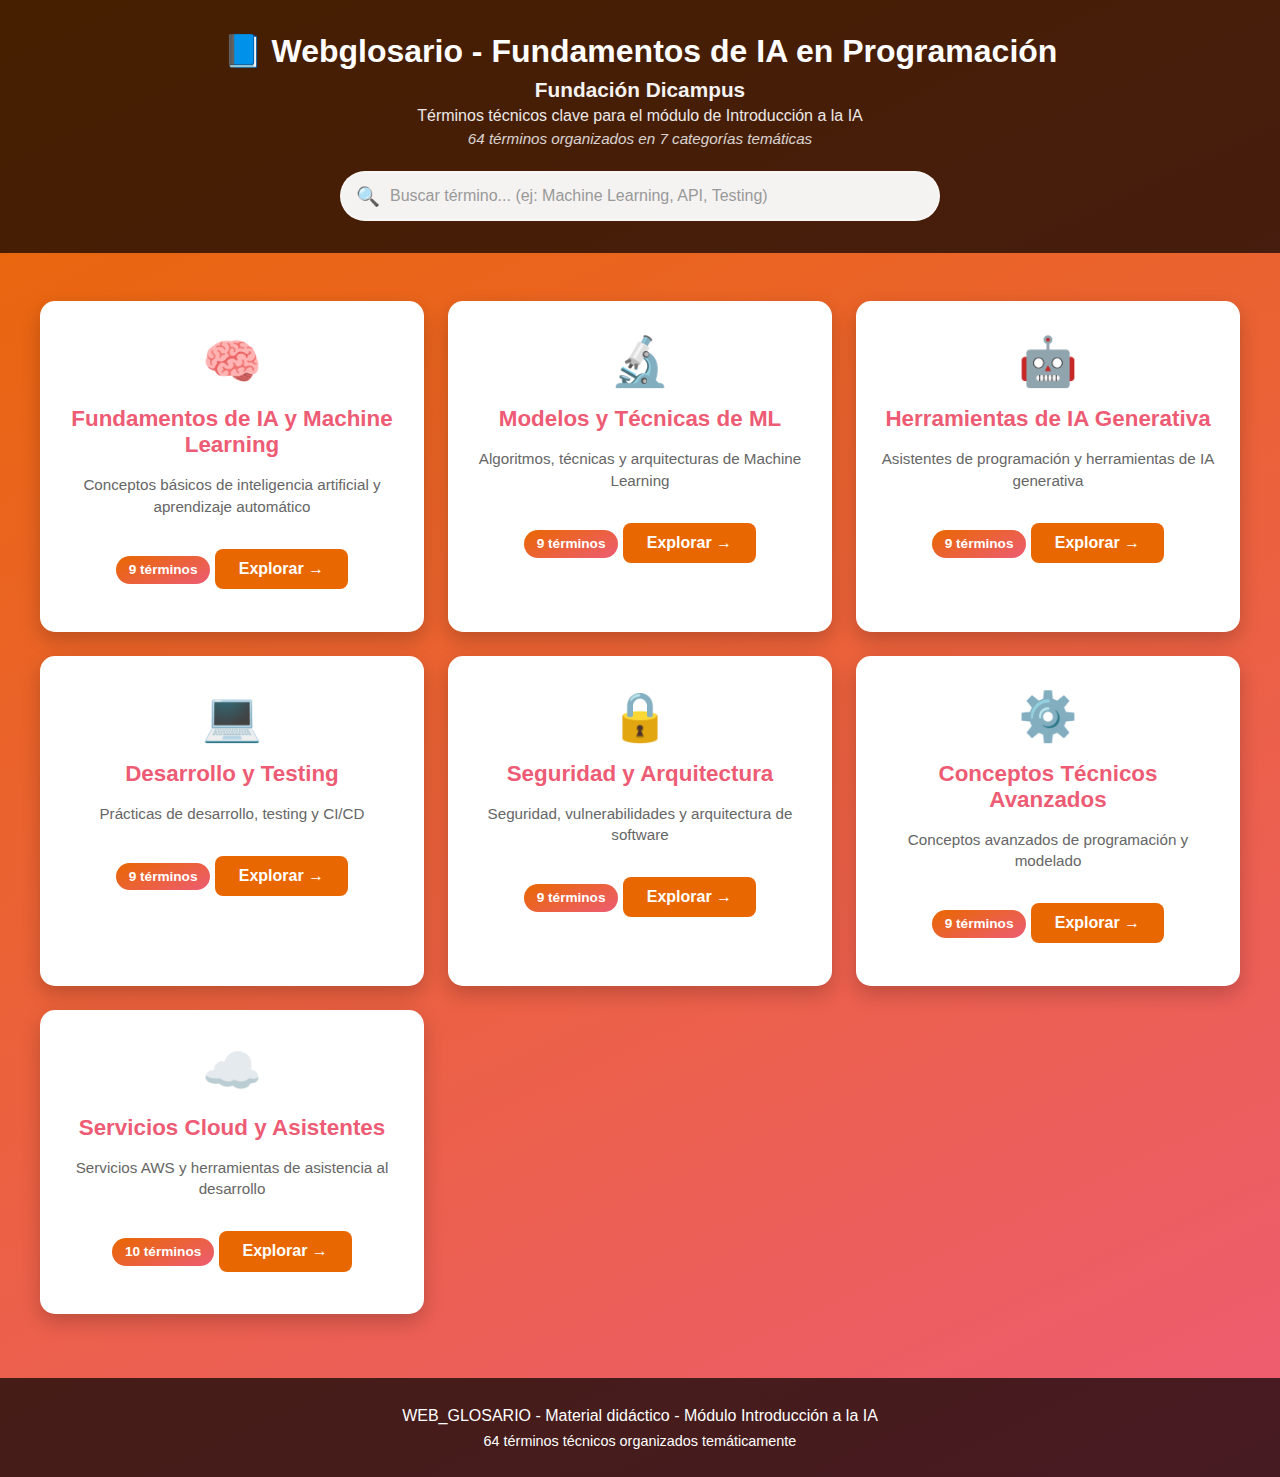
<file: index.html>
<!DOCTYPE html>
<html lang="es">
<head>
    <meta charset="UTF-8">
    <meta name="viewport" content="width=device-width, initial-scale=1.0">
    <title>Webglosario - Fundamentos de IA</title>
    <link rel="icon" type="image/png" href="favicon.jpg">
    <link rel="stylesheet" href="modulo_1/css/styles.css">
</head>
<body>

<header>
    <h1>📘 Webglosario - Fundamentos de IA en Programación</h1>
    <h2>Fundación Dicampus</h2>
    <p>Términos técnicos clave para el módulo de Introducción a la IA</p>
    <p class="subtitle">64 términos organizados en 7 categorías temáticas</p>
    
    <!-- Buscador -->
    <div class="search-container">
        <div class="search-box">
            <span class="search-icon">🔍</span>
            <input type="text" id="search-input" placeholder="Buscar término... (ej: Machine Learning, API, Testing)">
            <div id="search-results"></div>
        </div>
    </div>
</header>

<div class="container">
    
    <div class="category-card">
        <div class="category-icon">🧠</div>
        <h2>Fundamentos de IA y Machine Learning</h2>
        <p>Conceptos básicos de inteligencia artificial y aprendizaje automático</p>
        <div class="term-count">9 términos</div>
        <a href="modulo_1/fundamentos.html" class="category-link">Explorar →</a>
    </div>

    <div class="category-card">
        <div class="category-icon">🔬</div>
        <h2>Modelos y Técnicas de ML</h2>
        <p>Algoritmos, técnicas y arquitecturas de Machine Learning</p>
        <div class="term-count">9 términos</div>
        <a href="modulo_1/modelos.html" class="category-link">Explorar →</a>
    </div>

    <div class="category-card">
        <div class="category-icon">🤖</div>
        <h2>Herramientas de IA Generativa</h2>
        <p>Asistentes de programación y herramientas de IA generativa</p>
        <div class="term-count">9 términos</div>
        <a href="modulo_1/herramientas.html" class="category-link">Explorar →</a>
    </div>

    <div class="category-card">
        <div class="category-icon">💻</div>
        <h2>Desarrollo y Testing</h2>
        <p>Prácticas de desarrollo, testing y CI/CD</p>
        <div class="term-count">9 términos</div>
        <a href="modulo_1/desarrollo.html" class="category-link">Explorar →</a>
    </div>

    <div class="category-card">
        <div class="category-icon">🔒</div>
        <h2>Seguridad y Arquitectura</h2>
        <p>Seguridad, vulnerabilidades y arquitectura de software</p>
        <div class="term-count">9 términos</div>
        <a href="modulo_1/seguridad.html" class="category-link">Explorar →</a>
    </div>

    <div class="category-card">
        <div class="category-icon">⚙️</div>
        <h2>Conceptos Técnicos Avanzados</h2>
        <p>Conceptos avanzados de programación y modelado</p>
        <div class="term-count">9 términos</div>
        <a href="modulo_1/conceptos.html" class="category-link">Explorar →</a>
    </div>

    <div class="category-card">
        <div class="category-icon">☁️</div>
        <h2>Servicios Cloud y Asistentes</h2>
        <p>Servicios AWS y herramientas de asistencia al desarrollo</p>
        <div class="term-count">10 términos</div>
        <a href="modulo_1/servicios.html" class="category-link">Explorar →</a>
    </div>

</div>

<footer>
    <p>WEB_GLOSARIO - Material didáctico - Módulo Introducción a la IA</p>
    <p style="margin-top: 0.5rem; font-size: 0.9rem;">64 términos técnicos organizados temáticamente</p>
</footer>

<script src="modulo_1/js/search-data.js"></script>
<script src="modulo_1/js/search.js"></script>
</body>
</html>
</file>
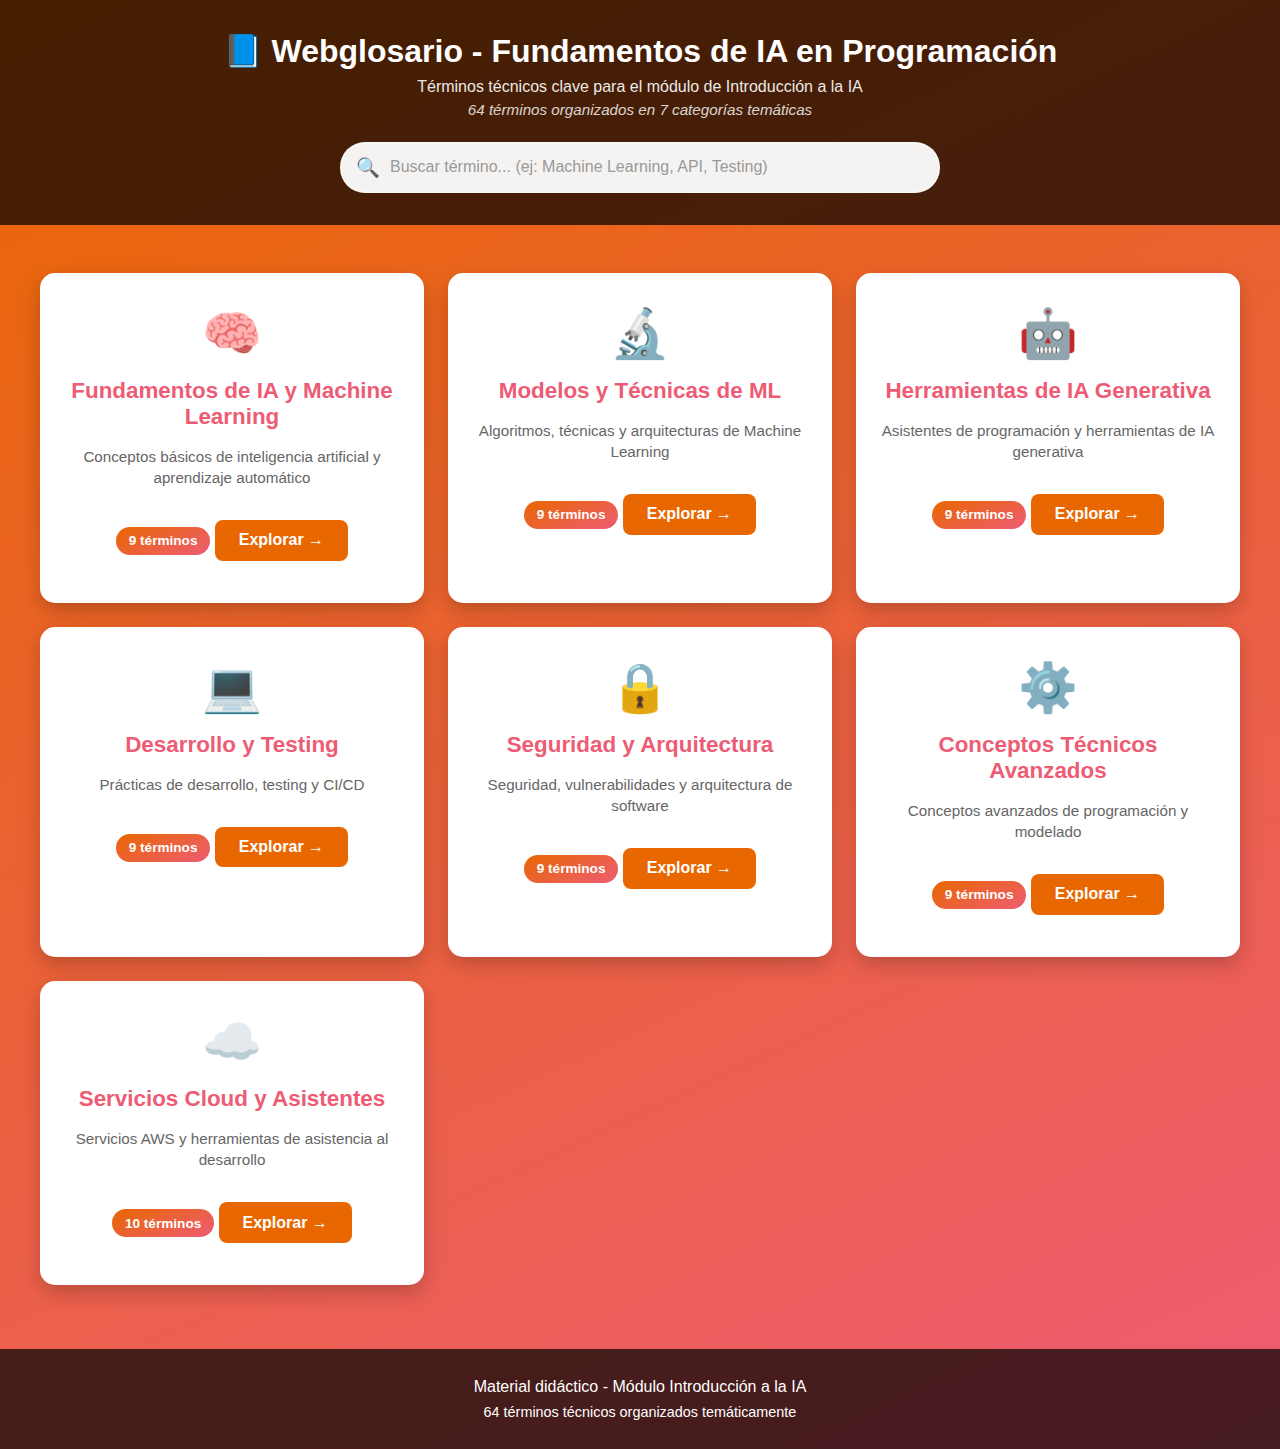
<file: modulo_1/index.html>
<!DOCTYPE html>
<html lang="es">
<head>
    <meta charset="UTF-8">
    <meta name="viewport" content="width=device-width, initial-scale=1.0">
    <title>Webglosario - Fundamentos de IA</title>
    <link rel="stylesheet" href="css/styles.css">
</head>
<body>

<header>
    <h1>📘 Webglosario - Fundamentos de IA en Programación</h1>
    <p>Términos técnicos clave para el módulo de Introducción a la IA</p>
    <p class="subtitle">64 términos organizados en 7 categorías temáticas</p>
    
    <!-- Buscador -->
    <div class="search-container">
        <div class="search-box">
            <span class="search-icon">🔍</span>
            <input type="text" id="search-input" placeholder="Buscar término... (ej: Machine Learning, API, Testing)">
            <div id="search-results"></div>
        </div>
    </div>
</header>

<div class="container">
    
    <div class="category-card">
        <div class="category-icon">🧠</div>
        <h2>Fundamentos de IA y Machine Learning</h2>
        <p>Conceptos básicos de inteligencia artificial y aprendizaje automático</p>
        <div class="term-count">9 términos</div>
        <a href="fundamentos.html" class="category-link">Explorar →</a>
    </div>

    <div class="category-card">
        <div class="category-icon">🔬</div>
        <h2>Modelos y Técnicas de ML</h2>
        <p>Algoritmos, técnicas y arquitecturas de Machine Learning</p>
        <div class="term-count">9 términos</div>
        <a href="modelos.html" class="category-link">Explorar →</a>
    </div>

    <div class="category-card">
        <div class="category-icon">🤖</div>
        <h2>Herramientas de IA Generativa</h2>
        <p>Asistentes de programación y herramientas de IA generativa</p>
        <div class="term-count">9 términos</div>
        <a href="herramientas.html" class="category-link">Explorar →</a>
    </div>

    <div class="category-card">
        <div class="category-icon">💻</div>
        <h2>Desarrollo y Testing</h2>
        <p>Prácticas de desarrollo, testing y CI/CD</p>
        <div class="term-count">9 términos</div>
        <a href="desarrollo.html" class="category-link">Explorar →</a>
    </div>

    <div class="category-card">
        <div class="category-icon">🔒</div>
        <h2>Seguridad y Arquitectura</h2>
        <p>Seguridad, vulnerabilidades y arquitectura de software</p>
        <div class="term-count">9 términos</div>
        <a href="seguridad.html" class="category-link">Explorar →</a>
    </div>

    <div class="category-card">
        <div class="category-icon">⚙️</div>
        <h2>Conceptos Técnicos Avanzados</h2>
        <p>Conceptos avanzados de programación y modelado</p>
        <div class="term-count">9 términos</div>
        <a href="conceptos.html" class="category-link">Explorar →</a>
    </div>

    <div class="category-card">
        <div class="category-icon">☁️</div>
        <h2>Servicios Cloud y Asistentes</h2>
        <p>Servicios AWS y herramientas de asistencia al desarrollo</p>
        <div class="term-count">10 términos</div>
        <a href="servicios.html" class="category-link">Explorar →</a>
    </div>

</div>

<footer>
    <p>Material didáctico - Módulo Introducción a la IA</p>
    <p style="margin-top: 0.5rem; font-size: 0.9rem;">64 términos técnicos organizados temáticamente</p>
</footer>

<script src="js/search-data.js"></script>
<script src="js/search.js"></script>
</body>
</html>
</file>
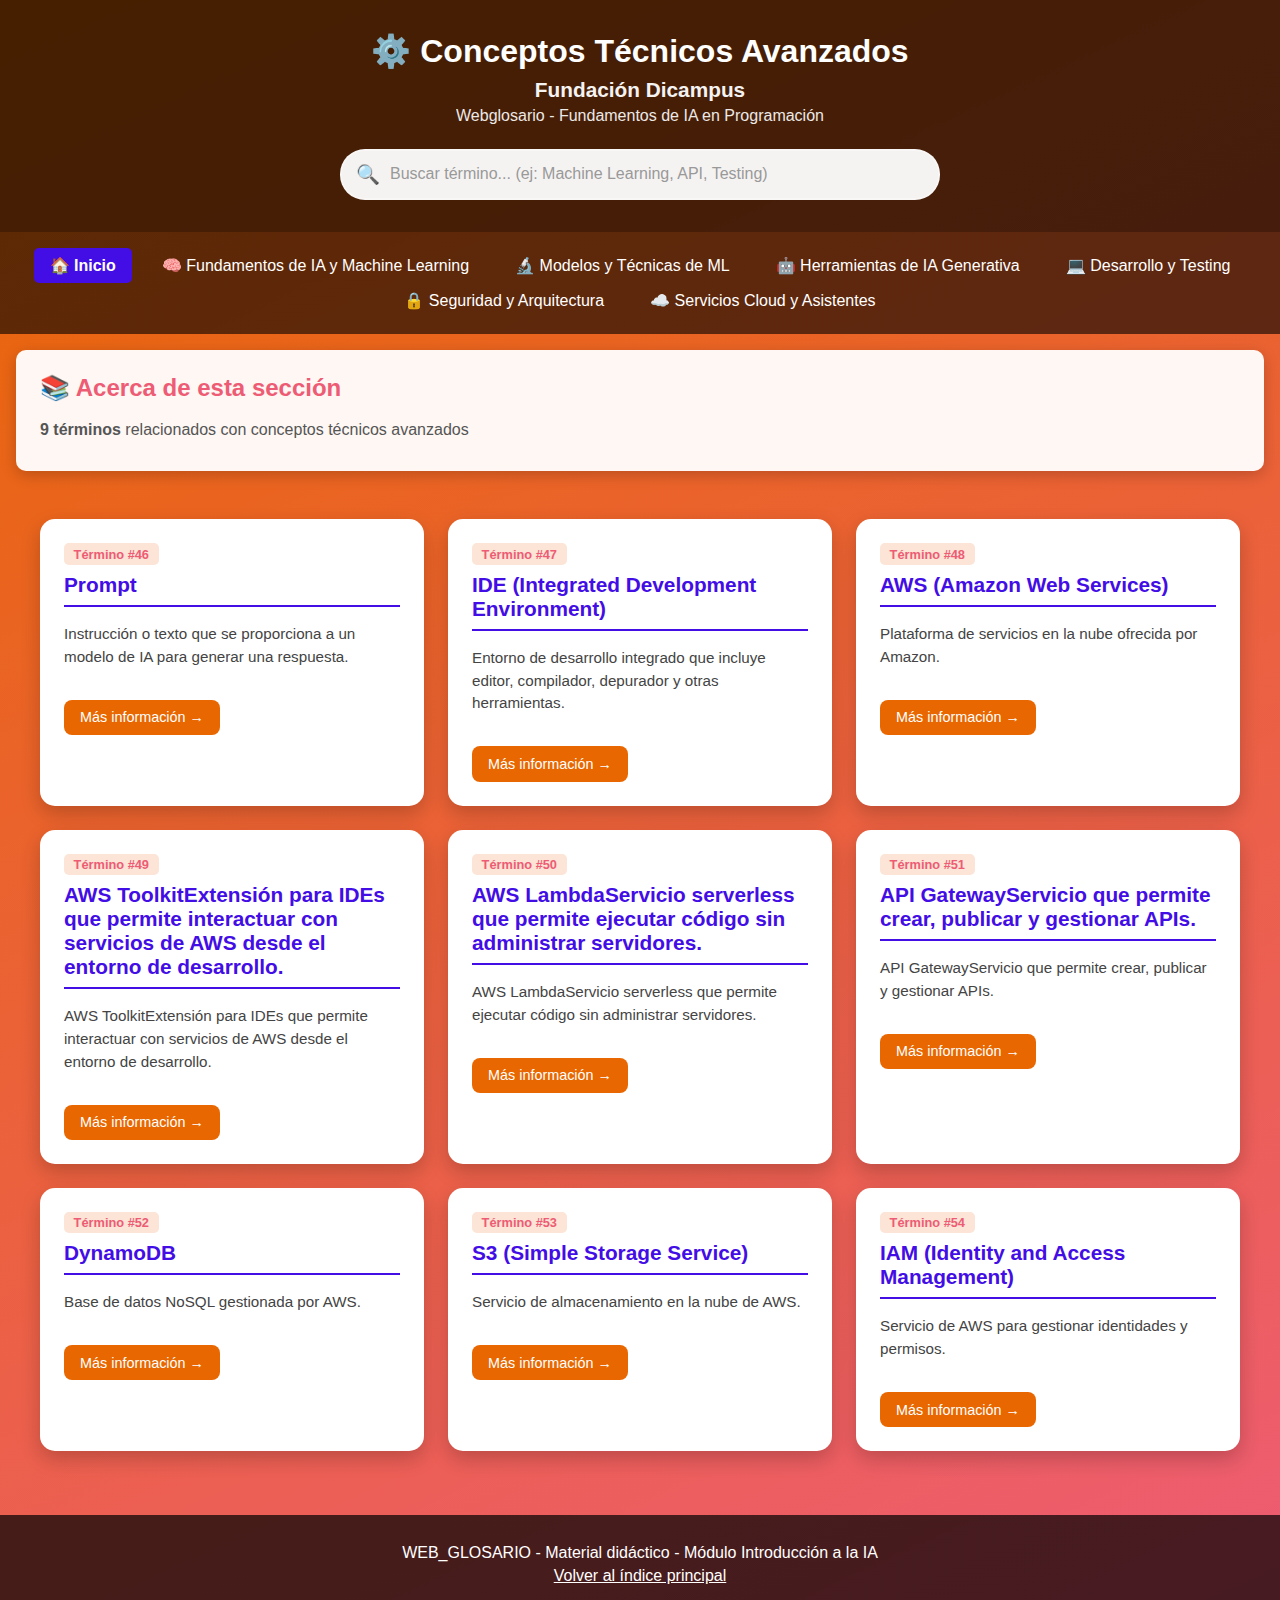
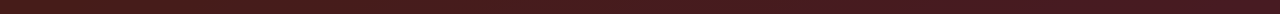
<file: modulo_1/conceptos.html>
<!DOCTYPE html>
<html lang="es">
<head>
    <meta charset="UTF-8">
    <meta name="viewport" content="width=device-width, initial-scale=1.0">
    <title>Conceptos Técnicos Avanzados - Webglosario IA</title>
    <link rel="stylesheet" href="css/styles.css">
</head>
<body>

<header>
    <h1>⚙️ Conceptos Técnicos Avanzados</h1>
    <h2>Fundación Dicampus</h2>
    <p>Webglosario - Fundamentos de IA en Programación</p>
    
    <!-- Buscador -->
    <div class="search-container">
        <div class="search-box">
            <span class="search-icon">🔍</span>
            <input type="text" id="search-input" placeholder="Buscar término... (ej: Machine Learning, API, Testing)">
            <div id="search-results"></div>
        </div>
    </div>
</header>

<nav class="nav-bar">
    <a href="https://webglosario.netlify.app/" class="home-link">🏠 Inicio</a>
    <a href="fundamentos.html">🧠 Fundamentos de IA y Machine Learning</a>
    <a href="modelos.html">🔬 Modelos y Técnicas de ML</a>
    <a href="herramientas.html">🤖 Herramientas de IA Generativa</a>
    <a href="desarrollo.html">💻 Desarrollo y Testing</a>
    <a href="seguridad.html">🔒 Seguridad y Arquitectura</a>
    <a href="servicios.html">☁️ Servicios Cloud y Asistentes</a>
</nav>

<div class="page-info">
    <h2>📚 Acerca de esta sección</h2>
    <p><strong>9 términos</strong> relacionados con conceptos técnicos avanzados</p>
</div>

<div class="container">

    <div class="card" id="term-46">
        <span class="term-number">Término #46</span>
        <h3>Prompt</h3>
        <p>Instrucción o texto que se proporciona a un modelo de IA para generar una respuesta.</p>
        <a href="https://es.wikipedia.org/wiki/Prompt_engineering" target="_blank">Más información →</a>
    </div>

    <div class="card" id="term-47">
        <span class="term-number">Término #47</span>
        <h3>IDE (Integrated Development Environment)</h3>
        <p>Entorno de desarrollo integrado que incluye editor, compilador, depurador y otras herramientas.</p>
        <a href="https://es.wikipedia.org/wiki/Entorno_de_desarrollo_integrado" target="_blank">Más información →</a>
    </div>

    <div class="card" id="term-48">
        <span class="term-number">Término #48</span>
        <h3>AWS (Amazon Web Services)</h3>
        <p>Plataforma de servicios en la nube ofrecida por Amazon.</p>
        <a href="https://es.wikipedia.org/wiki/Amazon_Web_Services" target="_blank">Más información →</a>
    </div>

    <div class="card" id="term-49">
        <span class="term-number">Término #49</span>
        <h3>AWS ToolkitExtensión para IDEs que permite interactuar con servicios de AWS desde el entorno de desarrollo.</h3>
        <p>AWS ToolkitExtensión para IDEs que permite interactuar con servicios de AWS desde el entorno de desarrollo.</p>
        <a href="https://docs.aws.amazon.com/toolkit-for-vscode/latest/userguide/welcome.html" target="_blank">Más información →</a>
    </div>

    <div class="card" id="term-50">
        <span class="term-number">Término #50</span>
        <h3>AWS LambdaServicio serverless que permite ejecutar código sin administrar servidores.</h3>
        <p>AWS LambdaServicio serverless que permite ejecutar código sin administrar servidores.</p>
        <a href="https://es.wikipedia.org/wiki/AWS_Lambda" target="_blank">Más información →</a>
    </div>

    <div class="card" id="term-51">
        <span class="term-number">Término #51</span>
        <h3>API GatewayServicio que permite crear, publicar y gestionar APIs.</h3>
        <p>API GatewayServicio que permite crear, publicar y gestionar APIs.</p>
        <a href="https://docs.aws.amazon.com/apigateway/" target="_blank">Más información →</a>
    </div>

    <div class="card" id="term-52">
        <span class="term-number">Término #52</span>
        <h3>DynamoDB</h3>
        <p>Base de datos NoSQL gestionada por AWS.</p>
        <a href="https://es.wikipedia.org/wiki/Amazon_DynamoDB" target="_blank">Más información →</a>
    </div>

    <div class="card" id="term-53">
        <span class="term-number">Término #53</span>
        <h3>S3 (Simple Storage Service)</h3>
        <p>Servicio de almacenamiento en la nube de AWS.</p>
        <a href="https://es.wikipedia.org/wiki/Amazon_S3" target="_blank">Más información →</a>
    </div>

    <div class="card" id="term-54">
        <span class="term-number">Término #54</span>
        <h3>IAM (Identity and Access Management)</h3>
        <p>Servicio de AWS para gestionar identidades y permisos.</p>
        <a href="https://docs.aws.amazon.com/IAM/" target="_blank">Más información →</a>
    </div>

</div>

<footer>
    <p>WEB_GLOSARIO - Material didáctico - Módulo Introducción a la IA</p>
    <p><a href="https://webglosario.netlify.app/" style="color: #fff; text-decoration: underline;">Volver al índice principal</a></p>
</footer>

<script src="js/search-data.js"></script>
<script src="js/search.js"></script>
</body>
</html>
</file>
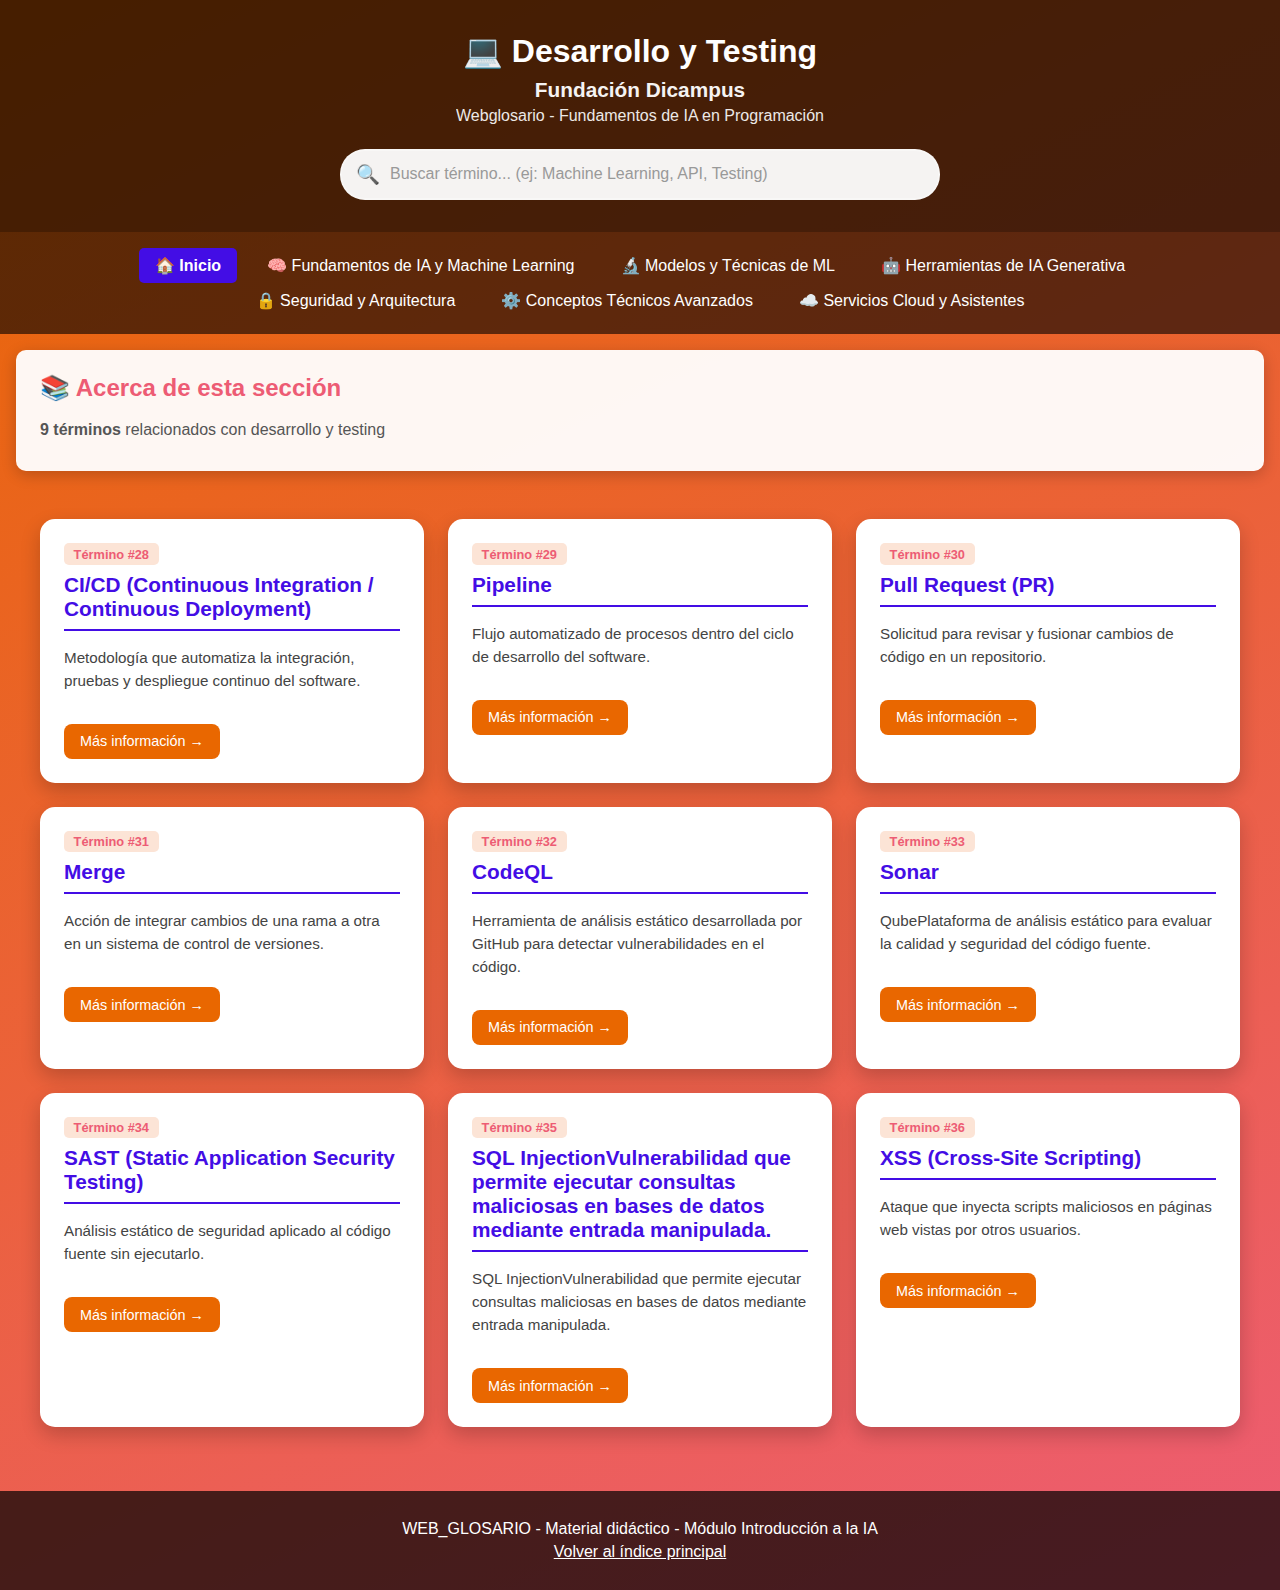
<file: modulo_1/desarrollo.html>
<!DOCTYPE html>
<html lang="es">
<head>
    <meta charset="UTF-8">
    <meta name="viewport" content="width=device-width, initial-scale=1.0">
    <title>Desarrollo y Testing - Webglosario IA</title>
    <link rel="stylesheet" href="css/styles.css">
</head>
<body>

<header>
    <h1>💻 Desarrollo y Testing</h1>
    <h2>Fundación Dicampus</h2>
    <p>Webglosario - Fundamentos de IA en Programación</p>
    
    <!-- Buscador -->
    <div class="search-container">
        <div class="search-box">
            <span class="search-icon">🔍</span>
            <input type="text" id="search-input" placeholder="Buscar término... (ej: Machine Learning, API, Testing)">
            <div id="search-results"></div>
        </div>
    </div>
</header>

<nav class="nav-bar">
    <a href="/index.html" class="home-link">🏠 Inicio</a>
    <a href="fundamentos.html">🧠 Fundamentos de IA y Machine Learning</a>
    <a href="modelos.html">🔬 Modelos y Técnicas de ML</a>
    <a href="herramientas.html">🤖 Herramientas de IA Generativa</a>
    <a href="seguridad.html">🔒 Seguridad y Arquitectura</a>
    <a href="conceptos.html">⚙️ Conceptos Técnicos Avanzados</a>
    <a href="servicios.html">☁️ Servicios Cloud y Asistentes</a>
</nav>

<div class="page-info">
    <h2>📚 Acerca de esta sección</h2>
    <p><strong>9 términos</strong> relacionados con desarrollo y testing</p>
</div>

<div class="container">

    <div class="card" id="term-28">
        <span class="term-number">Término #28</span>
        <h3>CI/CD (Continuous Integration / Continuous Deployment)</h3>
        <p>Metodología que automatiza la integración, pruebas y despliegue continuo del software.</p>
        <a href="https://es.wikipedia.org/wiki/Integraci%C3%B3n_continua" target="_blank">Más información →</a>
    </div>

    <div class="card" id="term-29">
        <span class="term-number">Término #29</span>
        <h3>Pipeline</h3>
        <p>Flujo automatizado de procesos dentro del ciclo de desarrollo del software.</p>
        <a href="https://en.wikipedia.org/wiki/Pipeline_(software)" target="_blank">Más información →</a>
    </div>

    <div class="card" id="term-30">
        <span class="term-number">Término #30</span>
        <h3>Pull Request (PR)</h3>
        <p>Solicitud para revisar y fusionar cambios de código en un repositorio.</p>
        <a href="https://en.wikipedia.org/wiki/Pull_request" target="_blank">Más información →</a>
    </div>

    <div class="card" id="term-31">
        <span class="term-number">Término #31</span>
        <h3>Merge</h3>
        <p>Acción de integrar cambios de una rama a otra en un sistema de control de versiones.</p>
        <a href="https://en.wikipedia.org/wiki/Merge_(version_control)" target="_blank">Más información →</a>
    </div>

    <div class="card" id="term-32">
        <span class="term-number">Término #32</span>
        <h3>CodeQL</h3>
        <p>Herramienta de análisis estático desarrollada por GitHub para detectar vulnerabilidades en el código.</p>
        <a href="https://codeql.github.com/" target="_blank">Más información →</a>
    </div>

    <div class="card" id="term-33">
        <span class="term-number">Término #33</span>
        <h3>Sonar</h3>
        <p>QubePlataforma de análisis estático para evaluar la calidad y seguridad del código fuente.</p>
        <a href="https://www.sonarsource.com/products/sonarqube/" target="_blank">Más información →</a>
    </div>

    <div class="card" id="term-34">
        <span class="term-number">Término #34</span>
        <h3>SAST (Static Application Security Testing)</h3>
        <p>Análisis estático de seguridad aplicado al código fuente sin ejecutarlo.</p>
        <a href="https://en.wikipedia.org/wiki/Static_application_security_testing" target="_blank">Más información →</a>
    </div>

    <div class="card" id="term-35">
        <span class="term-number">Término #35</span>
        <h3>SQL InjectionVulnerabilidad que permite ejecutar consultas maliciosas en bases de datos mediante entrada manipulada.</h3>
        <p>SQL InjectionVulnerabilidad que permite ejecutar consultas maliciosas en bases de datos mediante entrada manipulada.</p>
        <a href="https://es.wikipedia.org/wiki/Inyecci%C3%B3n_SQL" target="_blank">Más información →</a>
    </div>

    <div class="card" id="term-36">
        <span class="term-number">Término #36</span>
        <h3>XSS (Cross-Site Scripting)</h3>
        <p>Ataque que inyecta scripts maliciosos en páginas web vistas por otros usuarios.</p>
        <a href="https://es.wikipedia.org/wiki/Cross-site_scripting" target="_blank">Más información →</a>
    </div>

</div>

<footer>
    <p>WEB_GLOSARIO - Material didáctico - Módulo Introducción a la IA</p>
    <p><a href="/index.html" style="color: #fff; text-decoration: underline;">Volver al índice principal</a></p>
</footer>

<script src="js/search-data.js"></script>
<script src="js/search.js"></script>
</body>
</html>
</file>
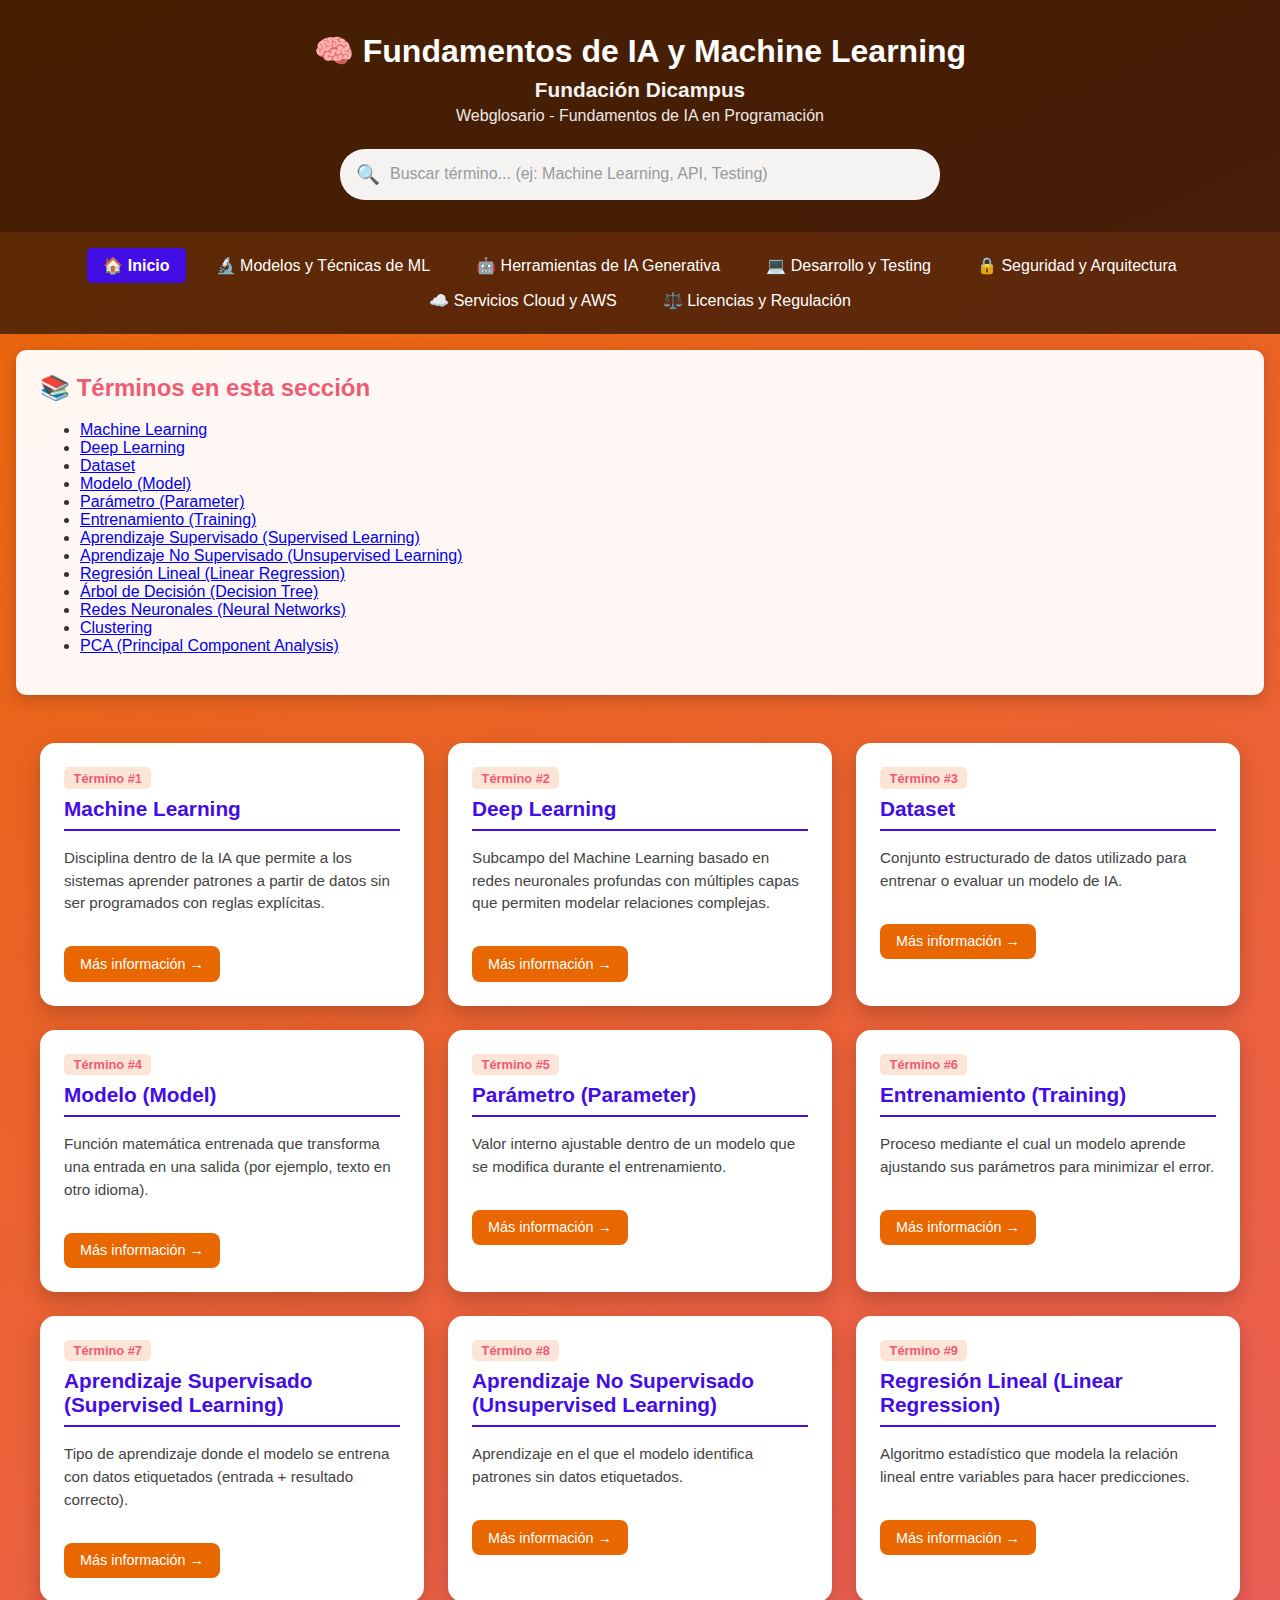
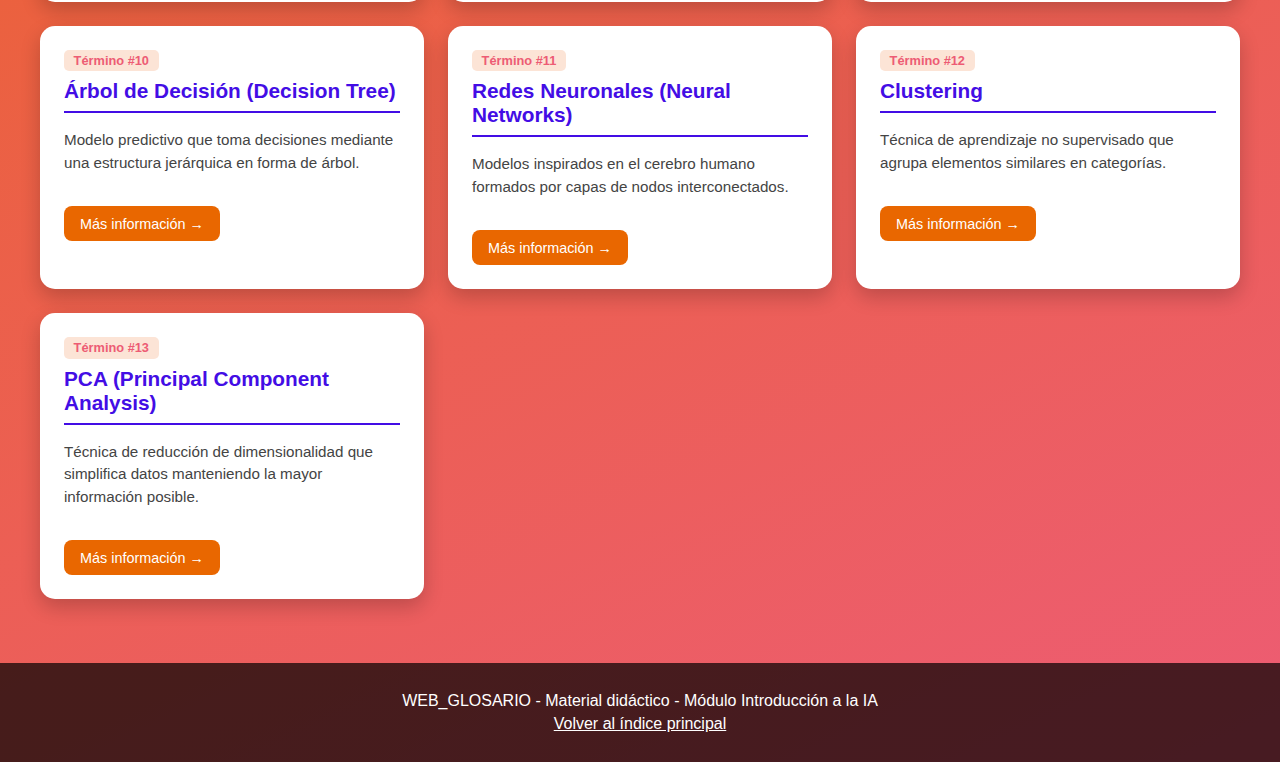
<file: modulo_1/fundamentos.html>
<!DOCTYPE html>
<html lang="es">
<head>
    <meta charset="UTF-8">
    <meta name="viewport" content="width=device-width, initial-scale=1.0">
    <title>Fundamentos de IA y Machine Learning - Webglosario IA</title>
    <link rel="icon" type="image/png" href="/favicon.jpg">
    <link rel="stylesheet" href="css/styles.css">
</head>
<body>

<header>
    <h1>🧠 Fundamentos de IA y Machine Learning</h1>
    <h2>Fundación Dicampus</h2>
    <p>Webglosario - Fundamentos de IA en Programación</p>
    
    <!-- Buscador -->
    <div class="search-container">
        <div class="search-box">
            <span class="search-icon">🔍</span>
            <input type="text" id="search-input" placeholder="Buscar término... (ej: Machine Learning, API, Testing)">
            <div id="search-results"></div>
        </div>
    </div>
</header>

<nav class="nav-bar">
    <a href="/index.html" class="home-link">🏠 Inicio</a>
    <a href="modelos.html">🔬 Modelos y Técnicas de ML</a>
    <a href="herramientas.html">🤖 Herramientas de IA Generativa</a>
    <a href="desarrollo.html">💻 Desarrollo y Testing</a>
    <a href="seguridad.html">🔒 Seguridad y Arquitectura</a>
    <a href="servicios.html">☁️ Servicios Cloud y AWS</a>
    <a href="licencias.html">⚖️ Licencias y Regulación</a>
</nav>

<div class="page-info">
    <h2>📚 Términos en esta sección</h2>
    <ul class="terms-list">
        <li><a href="#term-1">Machine Learning</a></li>
        <li><a href="#term-2">Deep Learning</a></li>
        <li><a href="#term-3">Dataset</a></li>
        <li><a href="#term-4">Modelo (Model)</a></li>
        <li><a href="#term-5">Parámetro (Parameter)</a></li>
        <li><a href="#term-6">Entrenamiento (Training)</a></li>
        <li><a href="#term-7">Aprendizaje Supervisado (Supervised Learning)</a></li>
        <li><a href="#term-8">Aprendizaje No Supervisado (Unsupervised Learning)</a></li>
        <li><a href="#term-9">Regresión Lineal (Linear Regression)</a></li>
        <li><a href="#term-10">Árbol de Decisión (Decision Tree)</a></li>
        <li><a href="#term-11">Redes Neuronales (Neural Networks)</a></li>
        <li><a href="#term-12">Clustering</a></li>
        <li><a href="#term-13">PCA (Principal Component Analysis)</a></li>
    </ul>
</div>

<div class="container">

    <div class="card" id="term-1">
        <span class="term-number">Término #1</span>
        <h3>Machine Learning</h3>
        <p>Disciplina dentro de la IA que permite a los sistemas aprender patrones a partir de datos sin ser programados con reglas explícitas.</p>
        <a href="https://es.wikipedia.org/wiki/Aprendizaje_autom%C3%A1tico" target="_blank">Más información →</a>
    </div>

    <div class="card" id="term-2">
        <span class="term-number">Término #2</span>
        <h3>Deep Learning</h3>
        <p>Subcampo del Machine Learning basado en redes neuronales profundas con múltiples capas que permiten modelar relaciones complejas.</p>
        <a href="https://es.wikipedia.org/wiki/Aprendizaje_profundo" target="_blank">Más información →</a>
    </div>

    <div class="card" id="term-3">
        <span class="term-number">Término #3</span>
        <h3>Dataset</h3>
        <p>Conjunto estructurado de datos utilizado para entrenar o evaluar un modelo de IA.</p>
        <a href="https://es.wikipedia.org/wiki/Conjunto_de_datos" target="_blank">Más información →</a>
    </div>

    <div class="card" id="term-4">
        <span class="term-number">Término #4</span>
        <h3>Modelo (Model)</h3>
        <p>Función matemática entrenada que transforma una entrada en una salida (por ejemplo, texto en otro idioma).</p>
        <a href="https://es.wikipedia.org/wiki/Modelo_estad%C3%ADstico" target="_blank">Más información →</a>
    </div>

    <div class="card" id="term-5">
        <span class="term-number">Término #5</span>
        <h3>Parámetro (Parameter)</h3>
        <p>Valor interno ajustable dentro de un modelo que se modifica durante el entrenamiento.</p>
        <a href="https://es.wikipedia.org/wiki/Par%C3%A1metro_estad%C3%ADstico" target="_blank">Más información →</a>
    </div>

    <div class="card" id="term-6">
        <span class="term-number">Término #6</span>
        <h3>Entrenamiento (Training)</h3>
        <p>Proceso mediante el cual un modelo aprende ajustando sus parámetros para minimizar el error.</p>
        <a href="https://es.wikipedia.org/wiki/Entrenamiento_(aprendizaje_autom%C3%A1tico)" target="_blank">Más información →</a>
    </div>

    <div class="card" id="term-7">
        <span class="term-number">Término #7</span>
        <h3>Aprendizaje Supervisado (Supervised Learning)</h3>
        <p>Tipo de aprendizaje donde el modelo se entrena con datos etiquetados (entrada + resultado correcto).</p>
        <a href="https://es.wikipedia.org/wiki/Aprendizaje_supervisado" target="_blank">Más información →</a>
    </div>

    <div class="card" id="term-8">
        <span class="term-number">Término #8</span>
        <h3>Aprendizaje No Supervisado (Unsupervised Learning)</h3>
        <p>Aprendizaje en el que el modelo identifica patrones sin datos etiquetados.</p>
        <a href="https://es.wikipedia.org/wiki/Aprendizaje_no_supervisado" target="_blank">Más información →</a>
    </div>

    <div class="card" id="term-9">
        <span class="term-number">Término #9</span>
        <h3>Regresión Lineal (Linear Regression)</h3>
        <p>Algoritmo estadístico que modela la relación lineal entre variables para hacer predicciones.</p>
        <a href="https://es.wikipedia.org/wiki/Regresi%C3%B3n_lineal" target="_blank">Más información →</a>
    </div>

    <div class="card" id="term-10">
        <span class="term-number">Término #10</span>
        <h3>Árbol de Decisión (Decision Tree)</h3>
        <p>Modelo predictivo que toma decisiones mediante una estructura jerárquica en forma de árbol.</p>
        <a href="https://es.wikipedia.org/wiki/%C3%81rbol_de_decisi%C3%B3n" target="_blank">Más información →</a>
    </div>

    <div class="card" id="term-11">
        <span class="term-number">Término #11</span>
        <h3>Redes Neuronales (Neural Networks)</h3>
        <p>Modelos inspirados en el cerebro humano formados por capas de nodos interconectados.</p>
        <a href="https://es.wikipedia.org/wiki/Red_neuronal_artificial" target="_blank">Más información →</a>
    </div>

    <div class="card" id="term-12">
        <span class="term-number">Término #12</span>
        <h3>Clustering</h3>
        <p>Técnica de aprendizaje no supervisado que agrupa elementos similares en categorías.</p>
        <a href="https://es.wikipedia.org/wiki/Agrupamiento" target="_blank">Más información →</a>
    </div>

    <div class="card" id="term-13">
        <span class="term-number">Término #13</span>
        <h3>PCA (Principal Component Analysis)</h3>
        <p>Técnica de reducción de dimensionalidad que simplifica datos manteniendo la mayor información posible.</p>
        <a href="https://es.wikipedia.org/wiki/An%C3%A1lisis_de_componentes_principales" target="_blank">Más información →</a>
    </div>

</div>

<footer>
    <p>WEB_GLOSARIO - Material didáctico - Módulo Introducción a la IA</p>
    <p><a href="/index.html">Volver al índice principal</a></p>
</footer>

<script src="js/search-data.js"></script>
<script src="js/search.js"></script>
</body>
</html>
</file>
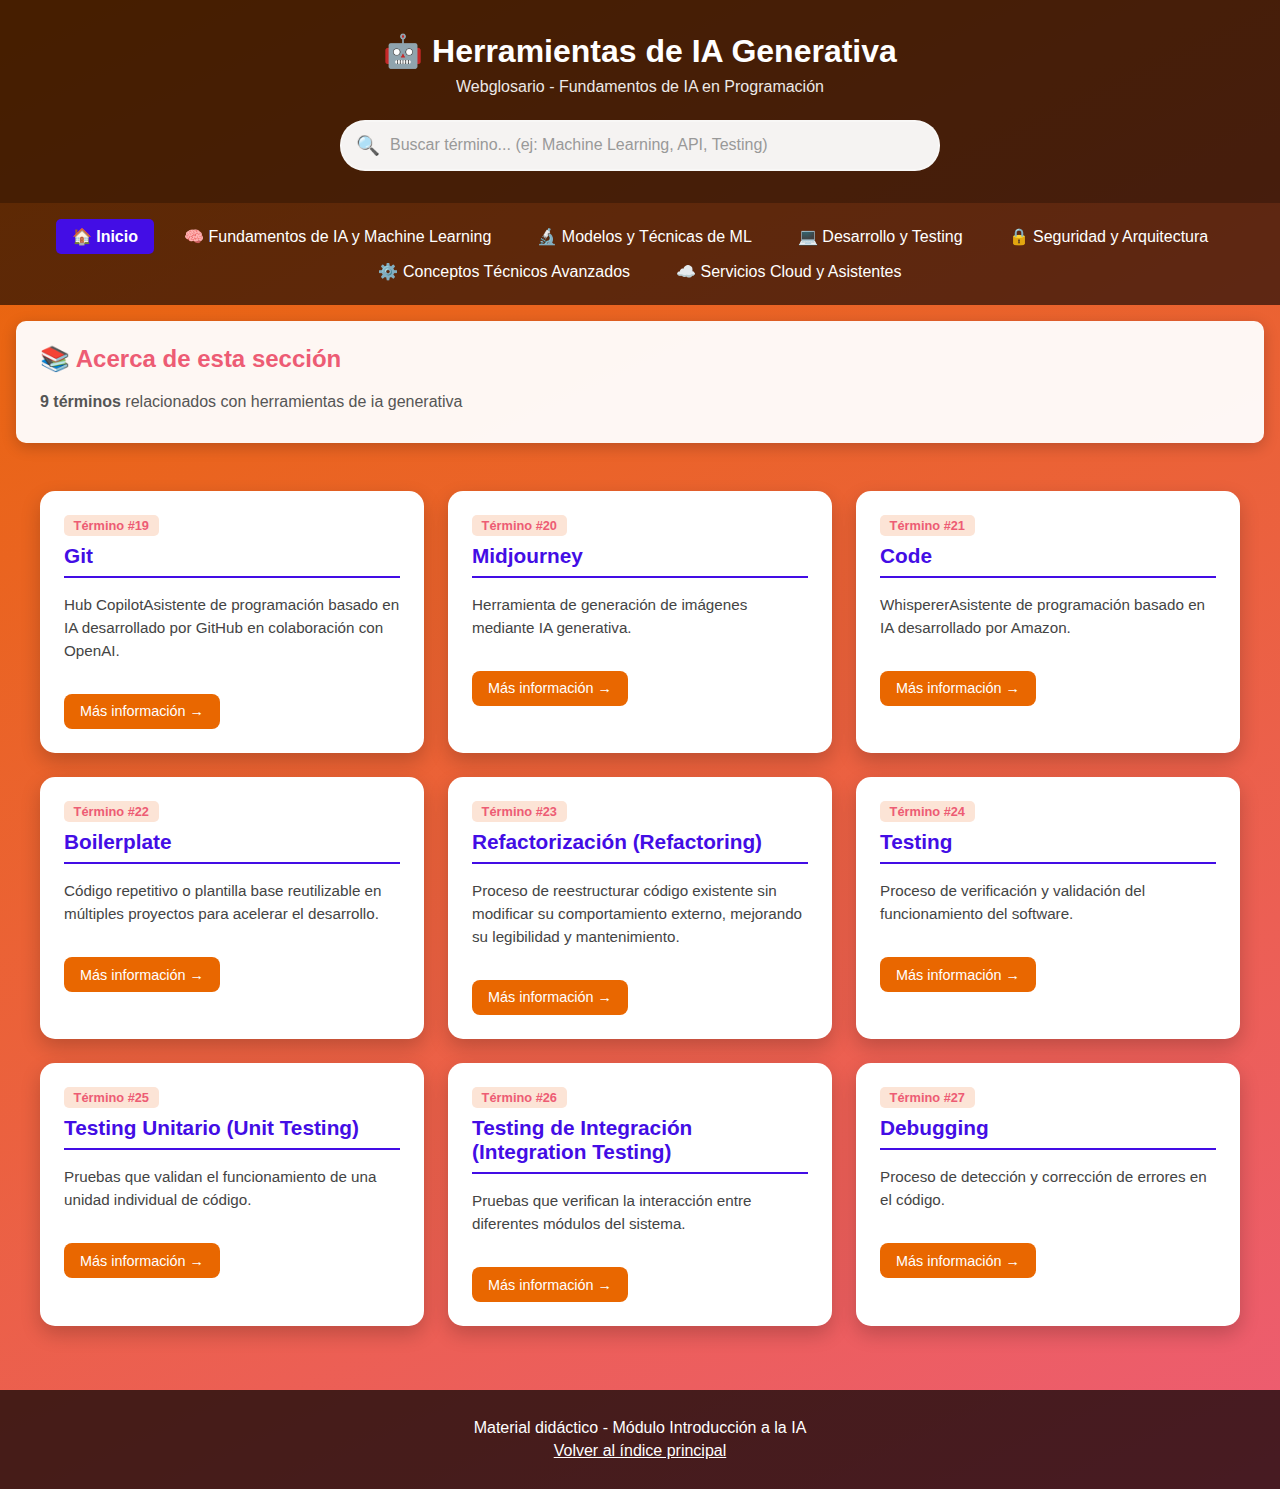
<file: modulo_1/herramientas.html>
<!DOCTYPE html>
<html lang="es">
<head>
    <meta charset="UTF-8">
    <meta name="viewport" content="width=device-width, initial-scale=1.0">
    <title>Herramientas de IA Generativa - Webglosario IA</title>
    <link rel="stylesheet" href="css/styles.css">
</head>
<body>

<header>
    <h1>🤖 Herramientas de IA Generativa</h1>
    <p>Webglosario - Fundamentos de IA en Programación</p>
    
    <!-- Buscador -->
    <div class="search-container">
        <div class="search-box">
            <span class="search-icon">🔍</span>
            <input type="text" id="search-input" placeholder="Buscar término... (ej: Machine Learning, API, Testing)">
            <div id="search-results"></div>
        </div>
    </div>
</header>

<nav class="nav-bar">
    <a href="index.html" class="home-link">🏠 Inicio</a>
    <a href="fundamentos.html">🧠 Fundamentos de IA y Machine Learning</a>
    <a href="modelos.html">🔬 Modelos y Técnicas de ML</a>
    <a href="desarrollo.html">💻 Desarrollo y Testing</a>
    <a href="seguridad.html">🔒 Seguridad y Arquitectura</a>
    <a href="conceptos.html">⚙️ Conceptos Técnicos Avanzados</a>
    <a href="servicios.html">☁️ Servicios Cloud y Asistentes</a>
</nav>

<div class="page-info">
    <h2>📚 Acerca de esta sección</h2>
    <p><strong>9 términos</strong> relacionados con herramientas de ia generativa</p>
</div>

<div class="container">

    <div class="card" id="term-19">
        <span class="term-number">Término #19</span>
        <h3>Git</h3>
        <p>Hub CopilotAsistente de programación basado en IA desarrollado por GitHub en colaboración con OpenAI.</p>
        <a href="https://es.wikipedia.org/wiki/GitHub_Copilot" target="_blank">Más información →</a>
    </div>

    <div class="card" id="term-20">
        <span class="term-number">Término #20</span>
        <h3>Midjourney</h3>
        <p>Herramienta de generación de imágenes mediante IA generativa.</p>
        <a href="https://es.wikipedia.org/wiki/Midjourney" target="_blank">Más información →</a>
    </div>

    <div class="card" id="term-21">
        <span class="term-number">Término #21</span>
        <h3>Code</h3>
        <p>WhispererAsistente de programación basado en IA desarrollado por Amazon.</p>
        <a href="https://aws.amazon.com/es/codewhisperer/" target="_blank">Más información →</a>
    </div>

    <div class="card" id="term-22">
        <span class="term-number">Término #22</span>
        <h3>Boilerplate</h3>
        <p>Código repetitivo o plantilla base reutilizable en múltiples proyectos para acelerar el desarrollo.</p>
        <a href="https://es.wikipedia.org/wiki/Boilerplate_code" target="_blank">Más información →</a>
    </div>

    <div class="card" id="term-23">
        <span class="term-number">Término #23</span>
        <h3>Refactorización (Refactoring)</h3>
        <p>Proceso de reestructurar código existente sin modificar su comportamiento externo, mejorando su legibilidad y mantenimiento.</p>
        <a href="https://es.wikipedia.org/wiki/Refactorizaci%C3%B3n" target="_blank">Más información →</a>
    </div>

    <div class="card" id="term-24">
        <span class="term-number">Término #24</span>
        <h3>Testing</h3>
        <p>Proceso de verificación y validación del funcionamiento del software.</p>
        <a href="https://es.wikipedia.org/wiki/Prueba_de_software" target="_blank">Más información →</a>
    </div>

    <div class="card" id="term-25">
        <span class="term-number">Término #25</span>
        <h3>Testing Unitario (Unit Testing)</h3>
        <p>Pruebas que validan el funcionamiento de una unidad individual de código.</p>
        <a href="https://es.wikipedia.org/wiki/Prueba_unitaria" target="_blank">Más información →</a>
    </div>

    <div class="card" id="term-26">
        <span class="term-number">Término #26</span>
        <h3>Testing de Integración (Integration Testing)</h3>
        <p>Pruebas que verifican la interacción entre diferentes módulos del sistema.</p>
        <a href="https://es.wikipedia.org/wiki/Pruebas_de_integraci%C3%B3n" target="_blank">Más información →</a>
    </div>

    <div class="card" id="term-27">
        <span class="term-number">Término #27</span>
        <h3>Debugging</h3>
        <p>Proceso de detección y corrección de errores en el código.</p>
        <a href="https://es.wikipedia.org/wiki/Depuraci%C3%B3n" target="_blank">Más información →</a>
    </div>

</div>

<footer>
    <p>Material didáctico - Módulo Introducción a la IA</p>
    <p><a href="index.html" style="color: #fff; text-decoration: underline;">Volver al índice principal</a></p>
</footer>

<script src="js/search-data.js"></script>
<script src="js/search.js"></script>
</body>
</html>
</file>
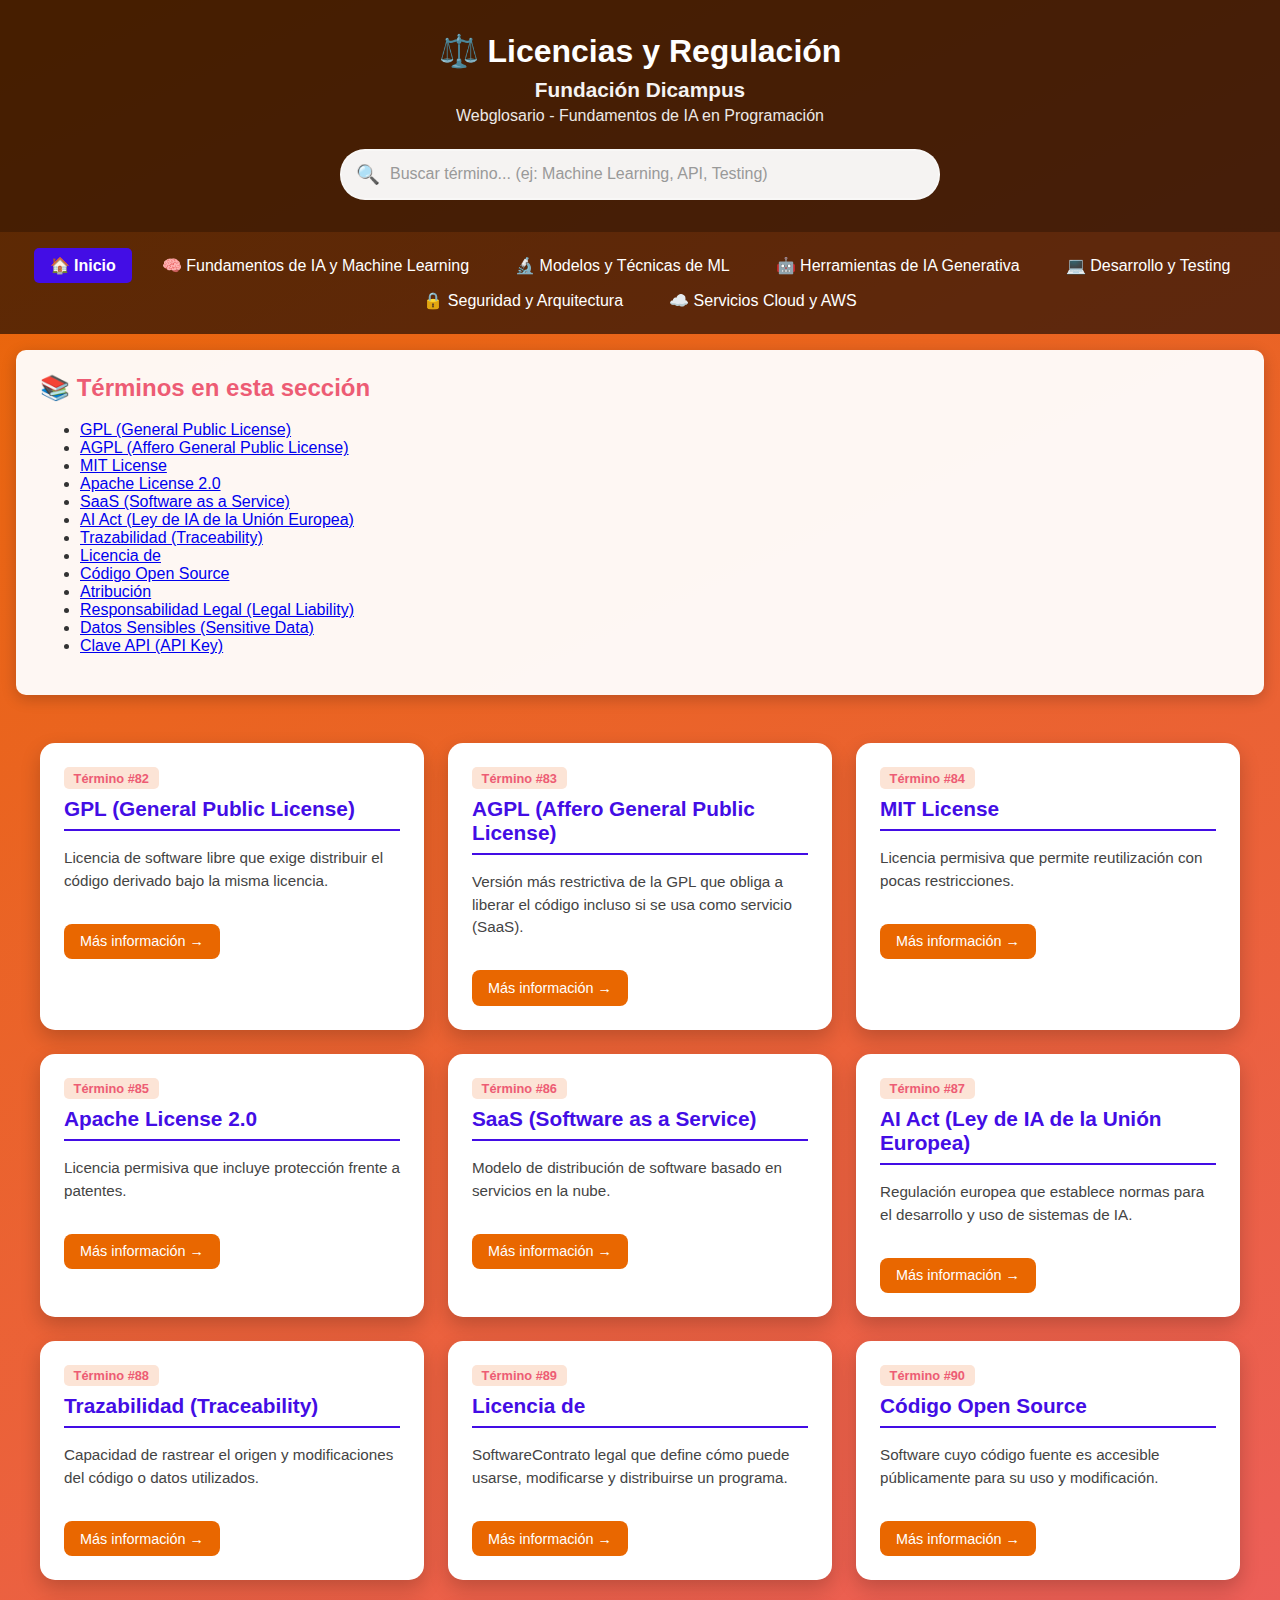
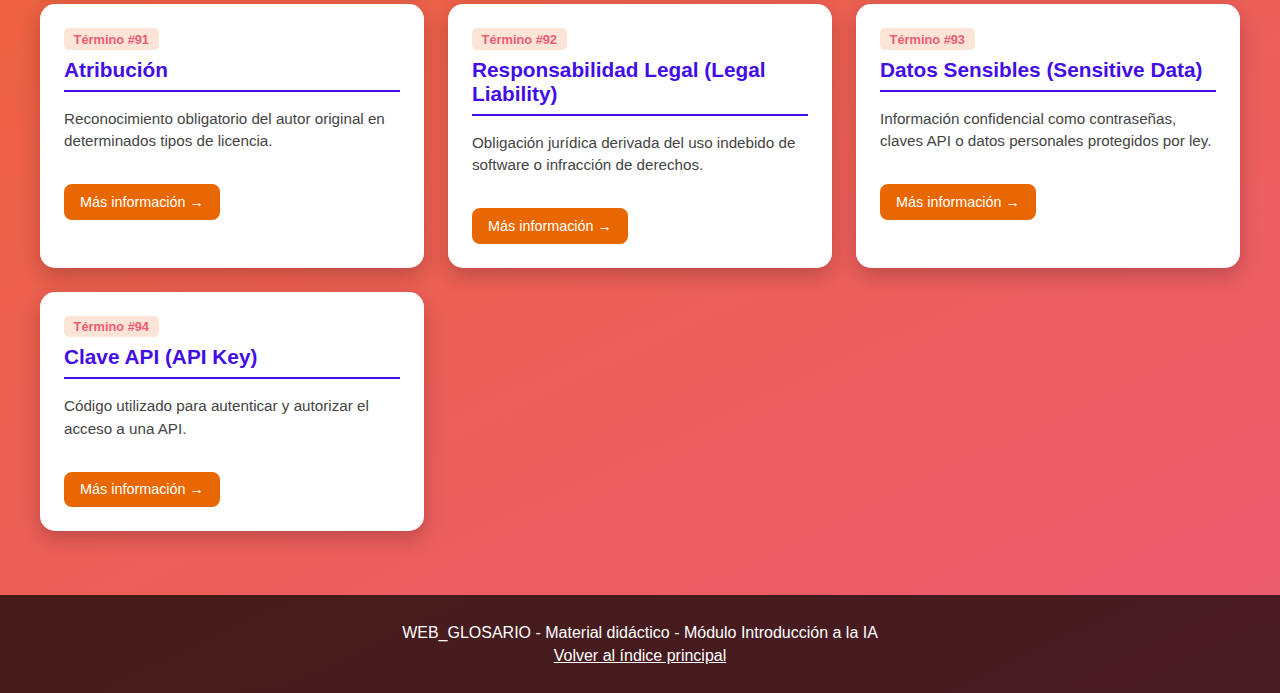
<file: modulo_1/licencias.html>
<!DOCTYPE html>
<html lang="es">
<head>
    <meta charset="UTF-8">
    <meta name="viewport" content="width=device-width, initial-scale=1.0">
    <title>Licencias y Regulación - Webglosario IA</title>
    <link rel="icon" type="image/png" href="/favicon.jpg">
    <link rel="stylesheet" href="css/styles.css">
</head>
<body>

<header>
    <h1>⚖️ Licencias y Regulación</h1>
    <h2>Fundación Dicampus</h2>
    <p>Webglosario - Fundamentos de IA en Programación</p>
    
    <!-- Buscador -->
    <div class="search-container">
        <div class="search-box">
            <span class="search-icon">🔍</span>
            <input type="text" id="search-input" placeholder="Buscar término... (ej: Machine Learning, API, Testing)">
            <div id="search-results"></div>
        </div>
    </div>
</header>

<nav class="nav-bar">
    <a href="/index.html" class="home-link">🏠 Inicio</a>
    <a href="fundamentos.html">🧠 Fundamentos de IA y Machine Learning</a>
    <a href="modelos.html">🔬 Modelos y Técnicas de ML</a>
    <a href="herramientas.html">🤖 Herramientas de IA Generativa</a>
    <a href="desarrollo.html">💻 Desarrollo y Testing</a>
    <a href="seguridad.html">🔒 Seguridad y Arquitectura</a>
    <a href="servicios.html">☁️ Servicios Cloud y AWS</a>
</nav>

<div class="page-info">
    <h2>📚 Términos en esta sección</h2>
    <ul class="terms-list">
        <li><a href="#term-82">GPL (General Public License)</a></li>
        <li><a href="#term-83">AGPL (Affero General Public License)</a></li>
        <li><a href="#term-84">MIT License</a></li>
        <li><a href="#term-85">Apache License 2.0</a></li>
        <li><a href="#term-86">SaaS (Software as a Service)</a></li>
        <li><a href="#term-87">AI Act (Ley de IA de la Unión Europea)</a></li>
        <li><a href="#term-88">Trazabilidad (Traceability)</a></li>
        <li><a href="#term-89">Licencia de</a></li>
        <li><a href="#term-90">Código Open Source</a></li>
        <li><a href="#term-91">Atribución</a></li>
        <li><a href="#term-92">Responsabilidad Legal (Legal Liability)</a></li>
        <li><a href="#term-93">Datos Sensibles (Sensitive Data)</a></li>
        <li><a href="#term-94">Clave API (API Key)</a></li>
    </ul>
</div>

<div class="container">

    <div class="card" id="term-82">
        <span class="term-number">Término #82</span>
        <h3>GPL (General Public License)</h3>
        <p>Licencia de software libre que exige distribuir el código derivado bajo la misma licencia.</p>
        <a href="https://es.wikipedia.org/wiki/GNU_General_Public_License" target="_blank">Más información →</a>
    </div>

    <div class="card" id="term-83">
        <span class="term-number">Término #83</span>
        <h3>AGPL (Affero General Public License)</h3>
        <p>Versión más restrictiva de la GPL que obliga a liberar el código incluso si se usa como servicio (SaaS).</p>
        <a href="https://es.wikipedia.org/wiki/GNU_Affero_General_Public_License" target="_blank">Más información →</a>
    </div>

    <div class="card" id="term-84">
        <span class="term-number">Término #84</span>
        <h3>MIT License</h3>
        <p>Licencia permisiva que permite reutilización con pocas restricciones.</p>
        <a href="https://es.wikipedia.org/wiki/Licencia_MIT" target="_blank">Más información →</a>
    </div>

    <div class="card" id="term-85">
        <span class="term-number">Término #85</span>
        <h3>Apache License 2.0</h3>
        <p>Licencia permisiva que incluye protección frente a patentes.</p>
        <a href="https://es.wikipedia.org/wiki/Licencia_Apache" target="_blank">Más información →</a>
    </div>

    <div class="card" id="term-86">
        <span class="term-number">Término #86</span>
        <h3>SaaS (Software as a Service)</h3>
        <p>Modelo de distribución de software basado en servicios en la nube.</p>
        <a href="https://es.wikipedia.org/wiki/Software_como_servicio" target="_blank">Más información →</a>
    </div>

    <div class="card" id="term-87">
        <span class="term-number">Término #87</span>
        <h3>AI Act (Ley de IA de la Unión Europea)</h3>
        <p>Regulación europea que establece normas para el desarrollo y uso de sistemas de IA.</p>
        <a href="https://es.wikipedia.org/wiki/Reglamento_de_Inteligencia_Artificial_de_la_Uni%C3%B3n_Europea" target="_blank">Más información →</a>
    </div>

    <div class="card" id="term-88">
        <span class="term-number">Término #88</span>
        <h3>Trazabilidad (Traceability)</h3>
        <p>Capacidad de rastrear el origen y modificaciones del código o datos utilizados.</p>
        <a href="https://en.wikipedia.org/wiki/Traceability" target="_blank">Más información →</a>
    </div>

    <div class="card" id="term-89">
        <span class="term-number">Término #89</span>
        <h3>Licencia de</h3>
        <p>SoftwareContrato legal que define cómo puede usarse, modificarse y distribuirse un programa.</p>
        <a href="https://es.wikipedia.org/wiki/Licencia_de_software" target="_blank">Más información →</a>
    </div>

    <div class="card" id="term-90">
        <span class="term-number">Término #90</span>
        <h3>Código Open Source</h3>
        <p>Software cuyo código fuente es accesible públicamente para su uso y modificación.</p>
        <a href="https://es.wikipedia.org/wiki/C%C3%B3digo_abierto" target="_blank">Más información →</a>
    </div>

    <div class="card" id="term-91">
        <span class="term-number">Término #91</span>
        <h3>Atribución</h3>
        <p>Reconocimiento obligatorio del autor original en determinados tipos de licencia.</p>
        <a href="https://es.wikipedia.org/wiki/Atribuci%C3%B3n" target="_blank">Más información →</a>
    </div>

    <div class="card" id="term-92">
        <span class="term-number">Término #92</span>
        <h3>Responsabilidad Legal (Legal Liability)</h3>
        <p>Obligación jurídica derivada del uso indebido de software o infracción de derechos.</p>
        <a href="https://es.wikipedia.org/wiki/Responsabilidad_jur%C3%ADdica" target="_blank">Más información →</a>
    </div>

    <div class="card" id="term-93">
        <span class="term-number">Término #93</span>
        <h3>Datos Sensibles (Sensitive Data)</h3>
        <p>Información confidencial como contraseñas, claves API o datos personales protegidos por ley.</p>
        <a href="https://es.wikipedia.org/wiki/Datos_personales" target="_blank">Más información →</a>
    </div>

    <div class="card" id="term-94">
        <span class="term-number">Término #94</span>
        <h3>Clave API (API Key)</h3>
        <p>Código utilizado para autenticar y autorizar el acceso a una API.</p>
        <a href="https://en.wikipedia.org/wiki/Application_programming_interface_key" target="_blank">Más información →</a>
    </div>

</div>

<footer>
    <p>WEB_GLOSARIO - Material didáctico - Módulo Introducción a la IA</p>
    <p><a href="/index.html">Volver al índice principal</a></p>
</footer>

<script src="js/search-data.js"></script>
<script src="js/search.js"></script>
</body>
</html>
</file>
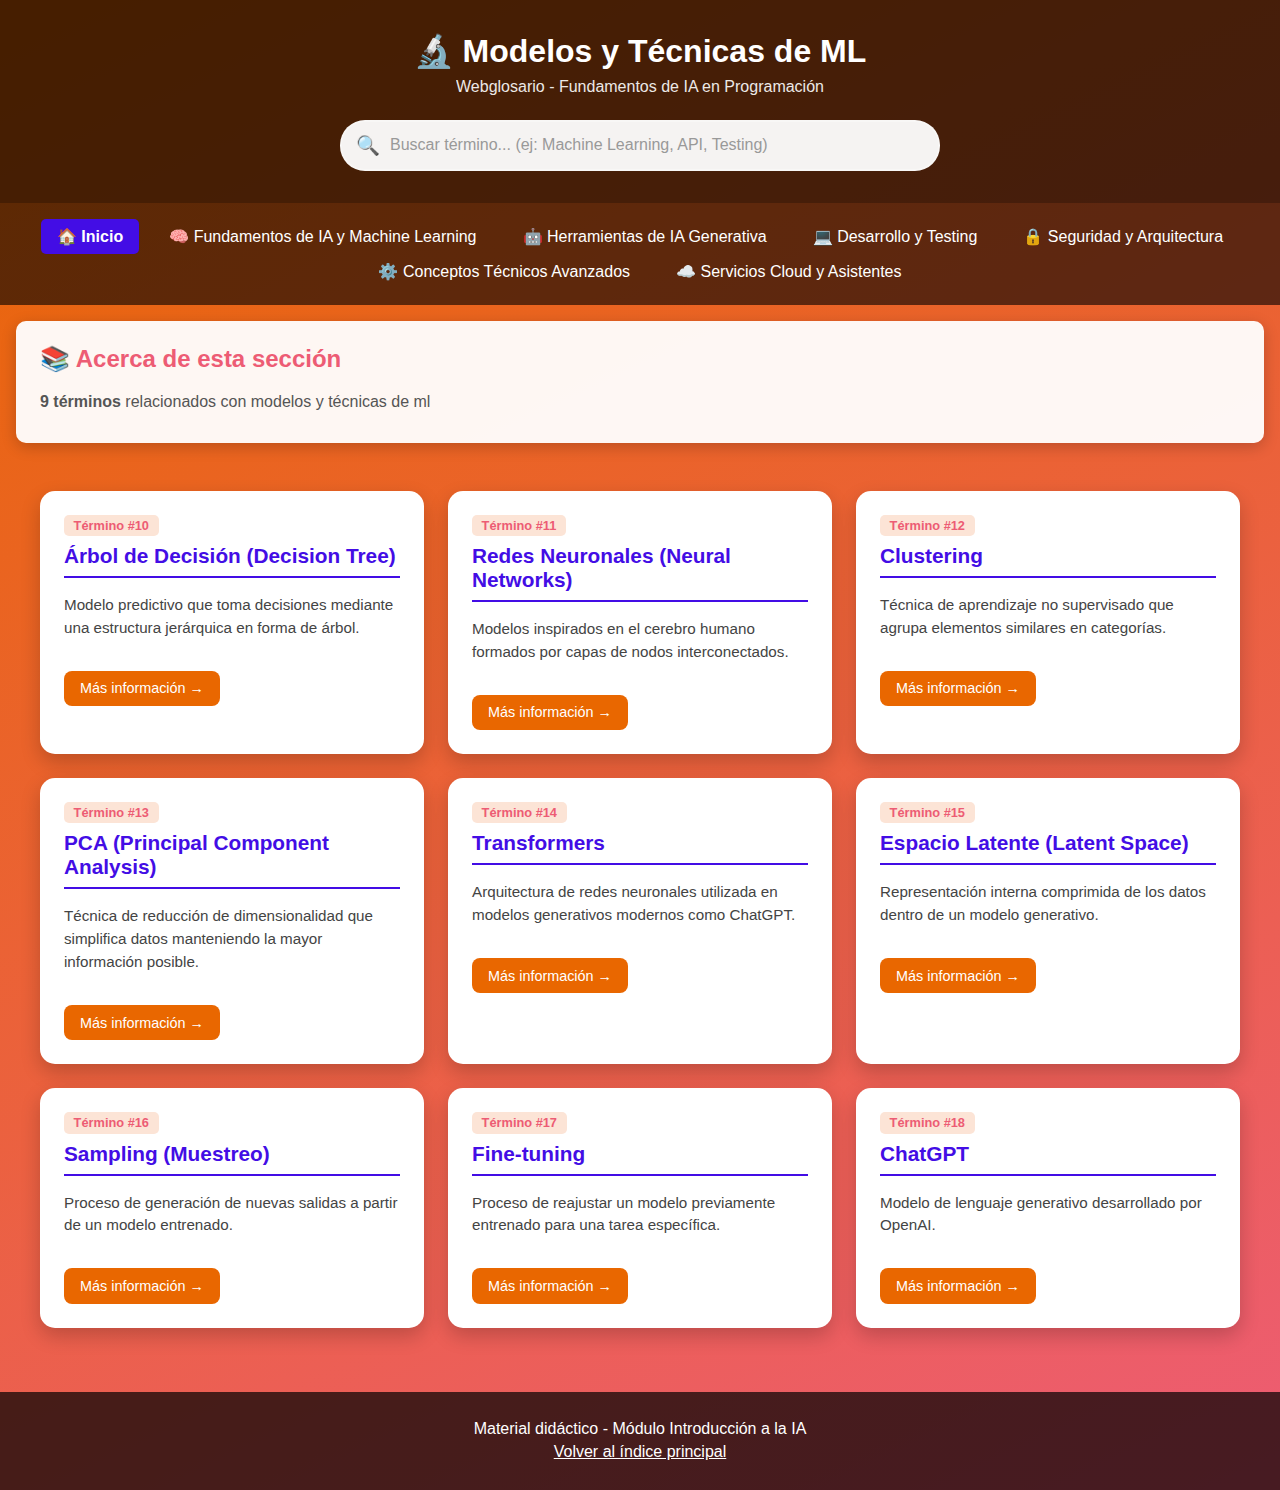
<file: modulo_1/modelos.html>
<!DOCTYPE html>
<html lang="es">
<head>
    <meta charset="UTF-8">
    <meta name="viewport" content="width=device-width, initial-scale=1.0">
    <title>Modelos y Técnicas de ML - Webglosario IA</title>
    <link rel="stylesheet" href="css/styles.css">
</head>
<body>

<header>
    <h1>🔬 Modelos y Técnicas de ML</h1>
    <p>Webglosario - Fundamentos de IA en Programación</p>
    
    <!-- Buscador -->
    <div class="search-container">
        <div class="search-box">
            <span class="search-icon">🔍</span>
            <input type="text" id="search-input" placeholder="Buscar término... (ej: Machine Learning, API, Testing)">
            <div id="search-results"></div>
        </div>
    </div>
</header>

<nav class="nav-bar">
    <a href="index.html" class="home-link">🏠 Inicio</a>
    <a href="fundamentos.html">🧠 Fundamentos de IA y Machine Learning</a>
    <a href="herramientas.html">🤖 Herramientas de IA Generativa</a>
    <a href="desarrollo.html">💻 Desarrollo y Testing</a>
    <a href="seguridad.html">🔒 Seguridad y Arquitectura</a>
    <a href="conceptos.html">⚙️ Conceptos Técnicos Avanzados</a>
    <a href="servicios.html">☁️ Servicios Cloud y Asistentes</a>
</nav>

<div class="page-info">
    <h2>📚 Acerca de esta sección</h2>
    <p><strong>9 términos</strong> relacionados con modelos y técnicas de ml</p>
</div>

<div class="container">

    <div class="card" id="term-10">
        <span class="term-number">Término #10</span>
        <h3>Árbol de Decisión (Decision Tree)</h3>
        <p>Modelo predictivo que toma decisiones mediante una estructura jerárquica en forma de árbol.</p>
        <a href="https://es.wikipedia.org/wiki/%C3%81rbol_de_decisi%C3%B3n" target="_blank">Más información →</a>
    </div>

    <div class="card" id="term-11">
        <span class="term-number">Término #11</span>
        <h3>Redes Neuronales (Neural Networks)</h3>
        <p>Modelos inspirados en el cerebro humano formados por capas de nodos interconectados.</p>
        <a href="https://es.wikipedia.org/wiki/Red_neuronal_artificial" target="_blank">Más información →</a>
    </div>

    <div class="card" id="term-12">
        <span class="term-number">Término #12</span>
        <h3>Clustering</h3>
        <p>Técnica de aprendizaje no supervisado que agrupa elementos similares en categorías.</p>
        <a href="https://es.wikipedia.org/wiki/Agrupamiento" target="_blank">Más información →</a>
    </div>

    <div class="card" id="term-13">
        <span class="term-number">Término #13</span>
        <h3>PCA (Principal Component Analysis)</h3>
        <p>Técnica de reducción de dimensionalidad que simplifica datos manteniendo la mayor información posible.</p>
        <a href="https://es.wikipedia.org/wiki/An%C3%A1lisis_de_componentes_principales" target="_blank">Más información →</a>
    </div>

    <div class="card" id="term-14">
        <span class="term-number">Término #14</span>
        <h3>Transformers</h3>
        <p>Arquitectura de redes neuronales utilizada en modelos generativos modernos como ChatGPT.</p>
        <a href="https://es.wikipedia.org/wiki/Transformador_(modelo_de_aprendizaje_autom%C3%A1tico)" target="_blank">Más información →</a>
    </div>

    <div class="card" id="term-15">
        <span class="term-number">Término #15</span>
        <h3>Espacio Latente (Latent Space)</h3>
        <p>Representación interna comprimida de los datos dentro de un modelo generativo.</p>
        <a href="https://en.wikipedia.org/wiki/Latent_space" target="_blank">Más información →</a>
    </div>

    <div class="card" id="term-16">
        <span class="term-number">Término #16</span>
        <h3>Sampling (Muestreo)</h3>
        <p>Proceso de generación de nuevas salidas a partir de un modelo entrenado.</p>
        <a href="https://es.wikipedia.org/wiki/Muestreo_estad%C3%ADstico" target="_blank">Más información →</a>
    </div>

    <div class="card" id="term-17">
        <span class="term-number">Término #17</span>
        <h3>Fine-tuning</h3>
        <p>Proceso de reajustar un modelo previamente entrenado para una tarea específica.</p>
        <a href="https://en.wikipedia.org/wiki/Fine-tuning_(deep_learning)" target="_blank">Más información →</a>
    </div>

    <div class="card" id="term-18">
        <span class="term-number">Término #18</span>
        <h3>ChatGPT</h3>
        <p>Modelo de lenguaje generativo desarrollado por OpenAI.</p>
        <a href="https://es.wikipedia.org/wiki/ChatGPT" target="_blank">Más información →</a>
    </div>

</div>

<footer>
    <p>Material didáctico - Módulo Introducción a la IA</p>
    <p><a href="index.html" style="color: #fff; text-decoration: underline;">Volver al índice principal</a></p>
</footer>

<script src="js/search-data.js"></script>
<script src="js/search.js"></script>
</body>
</html>
</file>
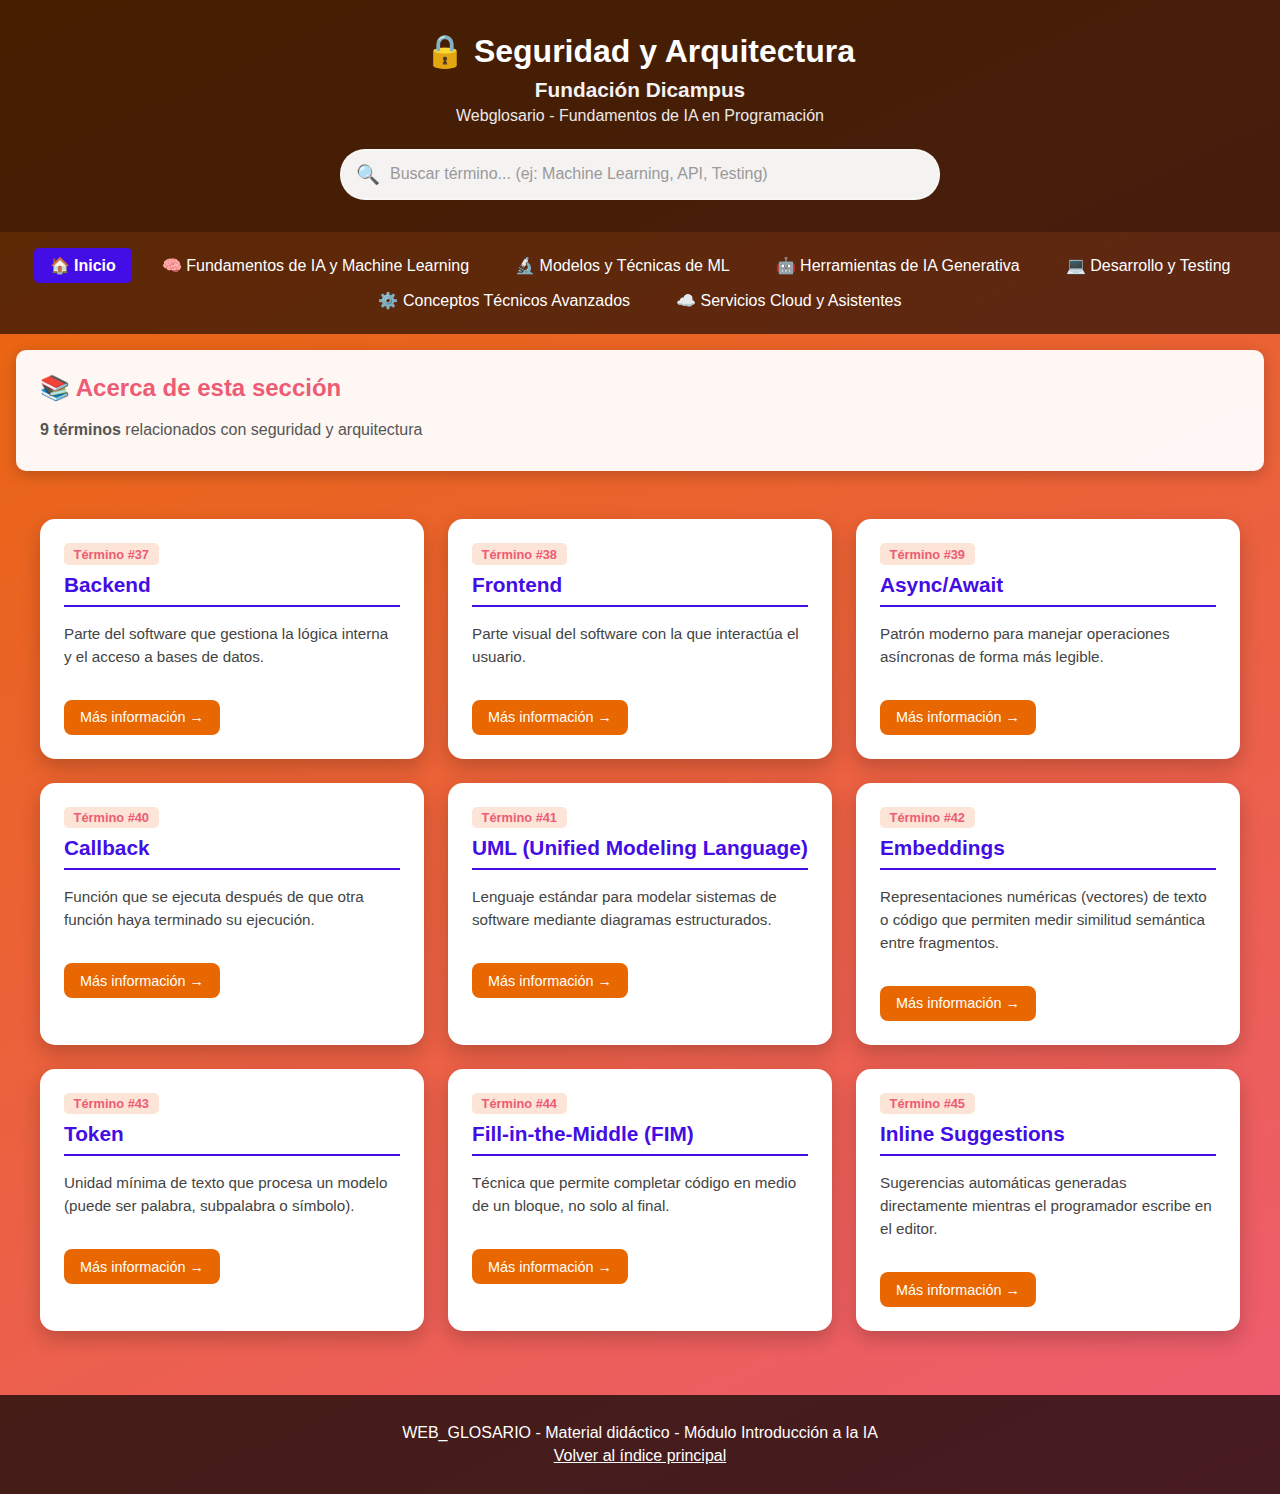
<file: modulo_1/seguridad.html>
<!DOCTYPE html>
<html lang="es">
<head>
    <meta charset="UTF-8">
    <meta name="viewport" content="width=device-width, initial-scale=1.0">
    <title>Seguridad y Arquitectura - Webglosario IA</title>
    <link rel="stylesheet" href="css/styles.css">
</head>
<body>

<header>
    <h1>🔒 Seguridad y Arquitectura</h1>
    <h2>Fundación Dicampus</h2>
    <p>Webglosario - Fundamentos de IA en Programación</p>
    
    <!-- Buscador -->
    <div class="search-container">
        <div class="search-box">
            <span class="search-icon">🔍</span>
            <input type="text" id="search-input" placeholder="Buscar término... (ej: Machine Learning, API, Testing)">
            <div id="search-results"></div>
        </div>
    </div>
</header>

<nav class="nav-bar">
    <a href="/index.html" class="home-link">🏠 Inicio</a>
    <a href="fundamentos.html">🧠 Fundamentos de IA y Machine Learning</a>
    <a href="modelos.html">🔬 Modelos y Técnicas de ML</a>
    <a href="herramientas.html">🤖 Herramientas de IA Generativa</a>
    <a href="desarrollo.html">💻 Desarrollo y Testing</a>
    <a href="conceptos.html">⚙️ Conceptos Técnicos Avanzados</a>
    <a href="servicios.html">☁️ Servicios Cloud y Asistentes</a>
</nav>

<div class="page-info">
    <h2>📚 Acerca de esta sección</h2>
    <p><strong>9 términos</strong> relacionados con seguridad y arquitectura</p>
</div>

<div class="container">

    <div class="card" id="term-37">
        <span class="term-number">Término #37</span>
        <h3>Backend</h3>
        <p>Parte del software que gestiona la lógica interna y el acceso a bases de datos.</p>
        <a href="https://es.wikipedia.org/wiki/Front_end_y_back_end" target="_blank">Más información →</a>
    </div>

    <div class="card" id="term-38">
        <span class="term-number">Término #38</span>
        <h3>Frontend</h3>
        <p>Parte visual del software con la que interactúa el usuario.</p>
        <a href="https://es.wikipedia.org/wiki/Front_end_y_back_end" target="_blank">Más información →</a>
    </div>

    <div class="card" id="term-39">
        <span class="term-number">Término #39</span>
        <h3>Async/Await</h3>
        <p>Patrón moderno para manejar operaciones asíncronas de forma más legible.</p>
        <a href="https://developer.mozilla.org/es/docs/Learn/JavaScript/Asynchronous/Async_await" target="_blank">Más información →</a>
    </div>

    <div class="card" id="term-40">
        <span class="term-number">Término #40</span>
        <h3>Callback</h3>
        <p>Función que se ejecuta después de que otra función haya terminado su ejecución.</p>
        <a href="https://es.wikipedia.org/wiki/Callback" target="_blank">Más información →</a>
    </div>

    <div class="card" id="term-41">
        <span class="term-number">Término #41</span>
        <h3>UML (Unified Modeling Language)</h3>
        <p>Lenguaje estándar para modelar sistemas de software mediante diagramas estructurados.</p>
        <a href="https://es.wikipedia.org/wiki/Lenguaje_unificado_de_modelado" target="_blank">Más información →</a>
    </div>

    <div class="card" id="term-42">
        <span class="term-number">Término #42</span>
        <h3>Embeddings</h3>
        <p>Representaciones numéricas (vectores) de texto o código que permiten medir similitud semántica entre fragmentos.</p>
        <a href="https://en.wikipedia.org/wiki/Word_embedding" target="_blank">Más información →</a>
    </div>

    <div class="card" id="term-43">
        <span class="term-number">Término #43</span>
        <h3>Token</h3>
        <p>Unidad mínima de texto que procesa un modelo (puede ser palabra, subpalabra o símbolo).</p>
        <a href="https://en.wikipedia.org/wiki/Lexical_analysis#Token" target="_blank">Más información →</a>
    </div>

    <div class="card" id="term-44">
        <span class="term-number">Término #44</span>
        <h3>Fill-in-the-Middle (FIM)</h3>
        <p>Técnica que permite completar código en medio de un bloque, no solo al final.</p>
        <a href="https://github.blog/ai-and-ml/github-copilot/how-github-copilot-is-getting-better-at-understanding-your-code/" target="_blank">Más información →</a>
    </div>

    <div class="card" id="term-45">
        <span class="term-number">Término #45</span>
        <h3>Inline Suggestions</h3>
        <p>Sugerencias automáticas generadas directamente mientras el programador escribe en el editor.</p>
        <a href="https://docs.github.com/en/copilot" target="_blank">Más información →</a>
    </div>

</div>

<footer>
    <p>WEB_GLOSARIO - Material didáctico - Módulo Introducción a la IA</p>
    <p><a href="/index.html" style="color: #fff; text-decoration: underline;">Volver al índice principal</a></p>
</footer>

<script src="js/search-data.js"></script>
<script src="js/search.js"></script>
</body>
</html>
</file>
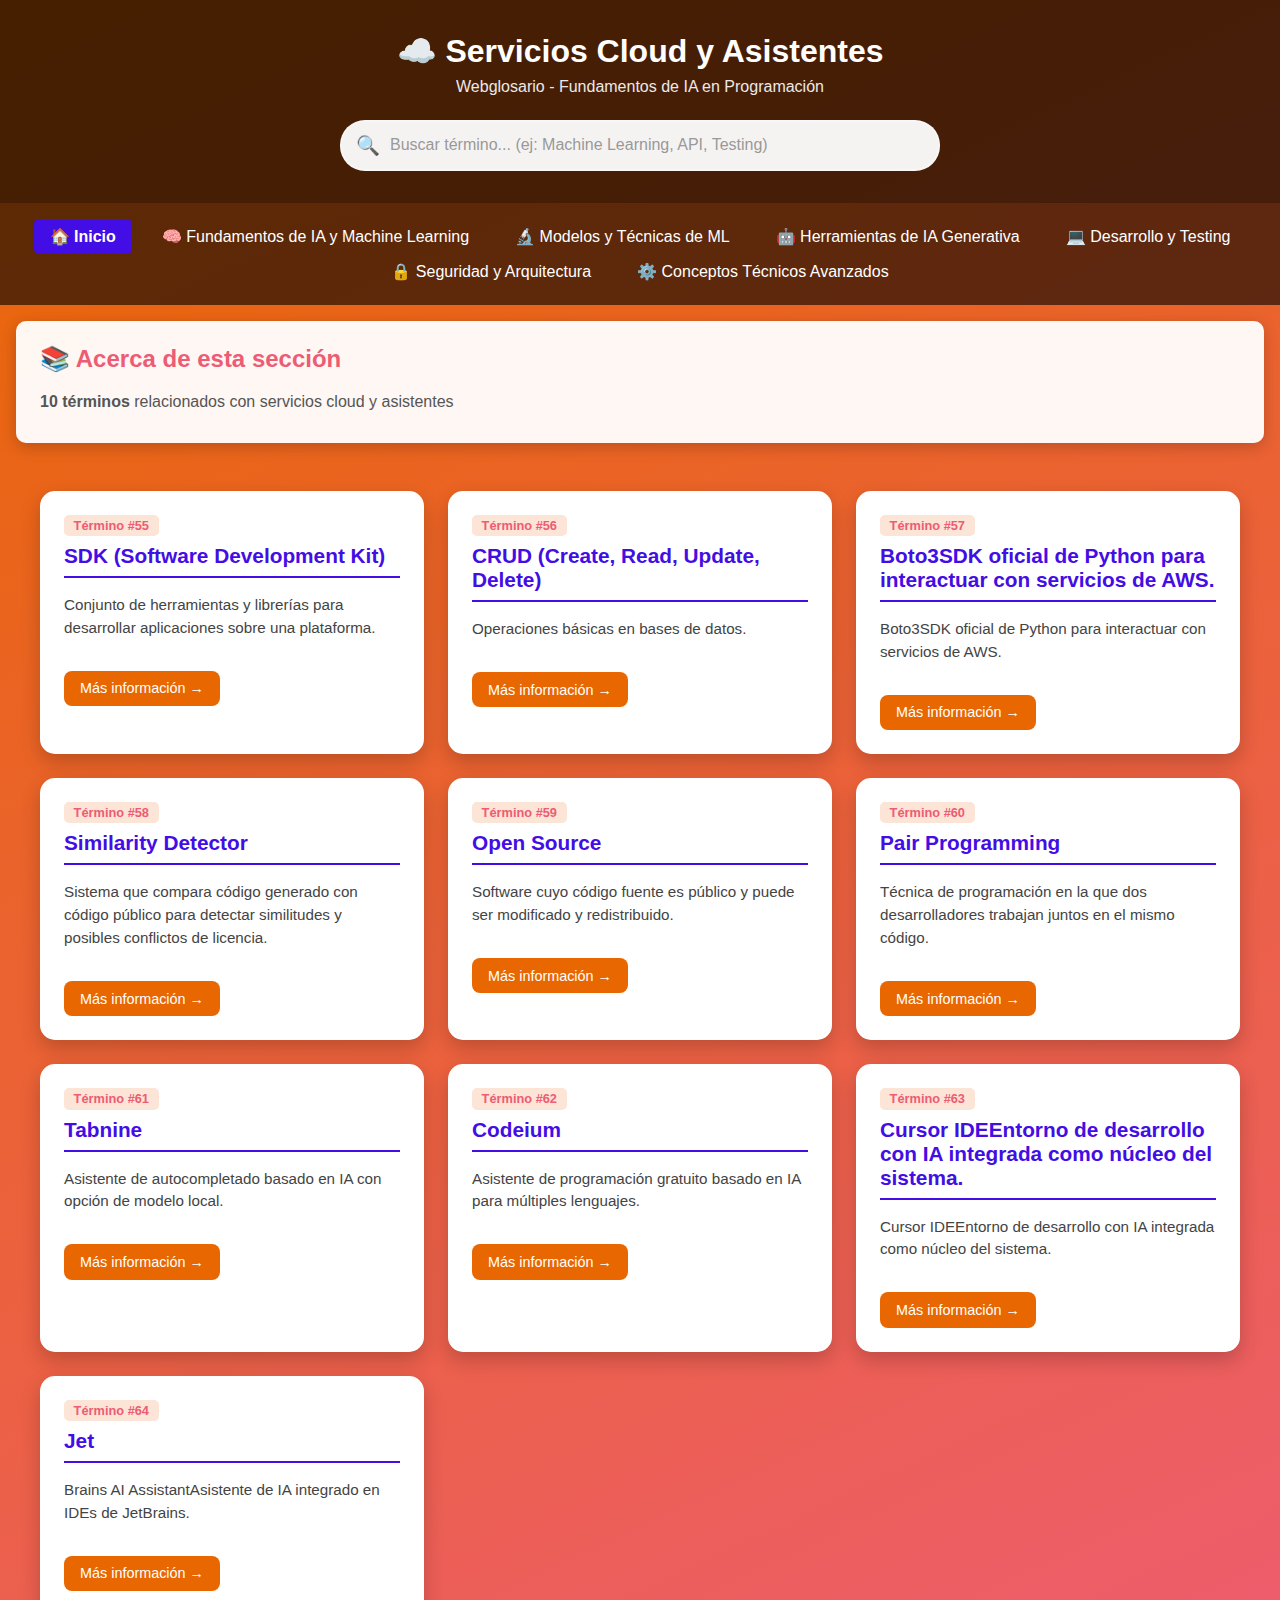
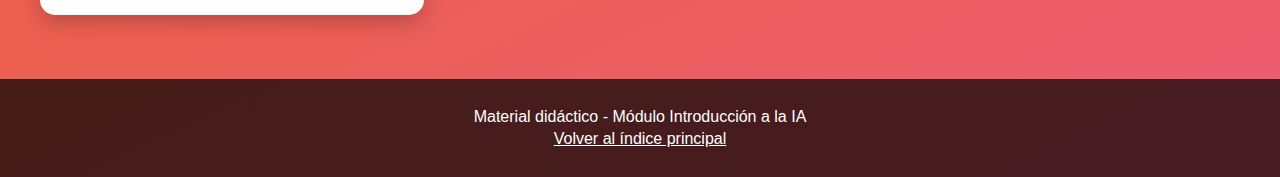
<file: modulo_1/servicios.html>
<!DOCTYPE html>
<html lang="es">
<head>
    <meta charset="UTF-8">
    <meta name="viewport" content="width=device-width, initial-scale=1.0">
    <title>Servicios Cloud y Asistentes - Webglosario IA</title>
    <link rel="stylesheet" href="css/styles.css">
</head>
<body>

<header>
    <h1>☁️ Servicios Cloud y Asistentes</h1>
    <p>Webglosario - Fundamentos de IA en Programación</p>
    
    <!-- Buscador -->
    <div class="search-container">
        <div class="search-box">
            <span class="search-icon">🔍</span>
            <input type="text" id="search-input" placeholder="Buscar término... (ej: Machine Learning, API, Testing)">
            <div id="search-results"></div>
        </div>
    </div>
</header>

<nav class="nav-bar">
    <a href="index.html" class="home-link">🏠 Inicio</a>
    <a href="fundamentos.html">🧠 Fundamentos de IA y Machine Learning</a>
    <a href="modelos.html">🔬 Modelos y Técnicas de ML</a>
    <a href="herramientas.html">🤖 Herramientas de IA Generativa</a>
    <a href="desarrollo.html">💻 Desarrollo y Testing</a>
    <a href="seguridad.html">🔒 Seguridad y Arquitectura</a>
    <a href="conceptos.html">⚙️ Conceptos Técnicos Avanzados</a>
</nav>

<div class="page-info">
    <h2>📚 Acerca de esta sección</h2>
    <p><strong>10 términos</strong> relacionados con servicios cloud y asistentes</p>
</div>

<div class="container">

    <div class="card" id="term-55">
        <span class="term-number">Término #55</span>
        <h3>SDK (Software Development Kit)</h3>
        <p>Conjunto de herramientas y librerías para desarrollar aplicaciones sobre una plataforma.</p>
        <a href="https://es.wikipedia.org/wiki/Kit_de_desarrollo_de_software" target="_blank">Más información →</a>
    </div>

    <div class="card" id="term-56">
        <span class="term-number">Término #56</span>
        <h3>CRUD (Create, Read, Update, Delete)</h3>
        <p>Operaciones básicas en bases de datos.</p>
        <a href="https://es.wikipedia.org/wiki/CRUD" target="_blank">Más información →</a>
    </div>

    <div class="card" id="term-57">
        <span class="term-number">Término #57</span>
        <h3>Boto3SDK oficial de Python para interactuar con servicios de AWS.</h3>
        <p>Boto3SDK oficial de Python para interactuar con servicios de AWS.</p>
        <a href="https://boto3.amazonaws.com/v1/documentation/api/latest/index.html" target="_blank">Más información →</a>
    </div>

    <div class="card" id="term-58">
        <span class="term-number">Término #58</span>
        <h3>Similarity Detector</h3>
        <p>Sistema que compara código generado con código público para detectar similitudes y posibles conflictos de licencia.</p>
        <a href="https://docs.aws.amazon.com/codewhisperer/latest/userguide/security.html" target="_blank">Más información →</a>
    </div>

    <div class="card" id="term-59">
        <span class="term-number">Término #59</span>
        <h3>Open Source</h3>
        <p>Software cuyo código fuente es público y puede ser modificado y redistribuido.</p>
        <a href="https://es.wikipedia.org/wiki/C%C3%B3digo_abierto" target="_blank">Más información →</a>
    </div>

    <div class="card" id="term-60">
        <span class="term-number">Término #60</span>
        <h3>Pair Programming</h3>
        <p>Técnica de programación en la que dos desarrolladores trabajan juntos en el mismo código.</p>
        <a href="https://es.wikipedia.org/wiki/Programaci%C3%B3n_en_pareja" target="_blank">Más información →</a>
    </div>

    <div class="card" id="term-61">
        <span class="term-number">Término #61</span>
        <h3>Tabnine</h3>
        <p>Asistente de autocompletado basado en IA con opción de modelo local.</p>
        <a href="https://www.tabnine.com/" target="_blank">Más información →</a>
    </div>

    <div class="card" id="term-62">
        <span class="term-number">Término #62</span>
        <h3>Codeium</h3>
        <p>Asistente de programación gratuito basado en IA para múltiples lenguajes.</p>
        <a href="https://www.codeium.com/" target="_blank">Más información →</a>
    </div>

    <div class="card" id="term-63">
        <span class="term-number">Término #63</span>
        <h3>Cursor IDEEntorno de desarrollo con IA integrada como núcleo del sistema.</h3>
        <p>Cursor IDEEntorno de desarrollo con IA integrada como núcleo del sistema.</p>
        <a href="https://cursor.sh/" target="_blank">Más información →</a>
    </div>

    <div class="card" id="term-64">
        <span class="term-number">Término #64</span>
        <h3>Jet</h3>
        <p>Brains AI AssistantAsistente de IA integrado en IDEs de JetBrains.</p>
        <a href="https://www.jetbrains.com/ai/" target="_blank">Más información →</a>
    </div>

</div>

<footer>
    <p>Material didáctico - Módulo Introducción a la IA</p>
    <p><a href="index.html" style="color: #fff; text-decoration: underline;">Volver al índice principal</a></p>
</footer>

<script src="js/search-data.js"></script>
<script src="js/search.js"></script>
</body>
</html>
</file>
<file: modulo_1/css/styles.css>
body {
  font-family: "Segoe UI", Tahoma, Geneva, Verdana, sans-serif;
  background: linear-gradient(155deg, #e96700, #ed5c74);
  margin: 0;
  padding: 0;
  color: #333;
  scroll-behavior: smooth;
}

header {
  background-color: rgba(0, 0, 0, 0.7);
  color: white;
  text-align: center;
  padding: 2rem 1rem;
}

header h1 {
  margin: 0 0 0.5rem 0;
  font-size: 2rem;
}

header h2 {
  margin: 0.3rem 0;
  font-size: 1.3rem;
  opacity: 0.95;
  font-weight: 600;
}

header p {
  margin: 0.3rem 0;
  opacity: 0.9;
}

header .subtitle {
  font-size: 0.95rem;
  opacity: 0.8;
  font-style: italic;
}

/* Buscador */
.search-container {
  max-width: 600px;
  margin: 1.5rem auto 0 auto;
  position: relative;
}

.search-box {
  position: relative;
}

#search-input {
  width: 100%;
  padding: 0.9rem 1.2rem 0.9rem 3rem;
  font-size: 1rem;
  border: 2px solid rgba(255, 255, 255, 0.3);
  border-radius: 25px;
  background: rgba(255, 255, 255, 0.95);
  color: #333;
  outline: none;
  transition: all 0.3s ease;
  box-sizing: border-box;
}

#search-input:focus {
  border-color: #fff;
  box-shadow: 0 4px 20px rgba(255, 255, 255, 0.3);
  background: #fff;
}

#search-input::placeholder {
  color: #999;
}

.search-icon {
  position: absolute;
  left: 1rem;
  top: 50%;
  transform: translateY(-50%);
  font-size: 1.2rem;
  color: #e96700;
  pointer-events: none;
}

#search-results {
  position: absolute;
  top: calc(100% + 0.5rem);
  left: 0;
  right: 0;
  background: white;
  border-radius: 15px;
  box-shadow: 0 8px 30px rgba(0, 0, 0, 0.3);
  max-height: 400px;
  overflow-y: auto;
  z-index: 1000;
  display: none;
}

#search-results.active {
  display: block;
}

.search-result-item {
  padding: 1rem 1.2rem;
  border-bottom: 1px solid #f0f0f0;
  cursor: pointer;
  transition: background-color 0.2s ease;
}

.search-result-item:last-child {
  border-bottom: none;
}

.search-result-item:hover,
.search-result-item.active {
  background-color: #fff3e0;
}

.search-result-header {
  display: flex;
  align-items: center;
  gap: 0.5rem;
  margin-bottom: 0.3rem;
}

.search-result-number {
  display: inline-block;
  background: #fce4d6;
  color: #e96700;
  padding: 0.15rem 0.5rem;
  border-radius: 10px;
  font-size: 0.75rem;
  font-weight: bold;
}

.search-result-title {
  font-weight: 600;
  color: #333;
  font-size: 0.95rem;
}

.search-result-title mark {
  background-color: #ffeb3b;
  color: #000;
  padding: 0.1rem 0.2rem;
  border-radius: 3px;
  font-weight: bold;
}

.search-result-location {
  font-size: 0.85rem;
  color: #666;
  margin-left: calc(3rem);
}

.search-no-results {
  padding: 1.5rem;
  text-align: center;
  color: #999;
  font-style: italic;
}

.search-more-results {
  padding: 0.8rem 1.2rem;
  text-align: center;
  color: #e96700;
  font-size: 0.85rem;
  font-weight: 600;
  background: #fff3e0;
  border-top: 1px solid #fce4d6;
}

/* Navegación */
.nav-bar {
  background-color: rgba(0, 0, 0, 0.6);
  padding: 1rem;
  text-align: center;
  margin-bottom: 1rem;
}

.nav-bar a {
  color: white;
  text-decoration: none;
  padding: 0.5rem 1rem;
  margin: 0 0.3rem;
  border-radius: 5px;
  transition: background-color 0.3s;
  display: inline-block;
}

.nav-bar a:hover {
  background-color: rgba(255, 255, 255, 0.1);
}

.nav-bar a.home-link {
  background-color: #430de5;
  font-weight: bold;
}

/* Contenedor principal */
.container {
  max-width: 1200px;
  margin: 2rem auto;
  padding: 1rem;
  display: grid;
  grid-template-columns: repeat(auto-fit, minmax(300px, 1fr));
  gap: 1.5rem;
}

/* Tarjetas de categorías (página inicio) */
.category-card {
  background: white;
  border-radius: 15px;
  padding: 2rem 1.5rem;
  box-shadow: 0 8px 20px rgba(0, 0, 0, 0.2);
  transition: transform 0.3s ease, box-shadow 0.3s ease;
  text-align: center;
  position: relative;
}

.category-card:hover {
  transform: translateY(-8px);
  box-shadow: 0 15px 30px rgba(0, 0, 0, 0.3);
}

.category-icon {
  font-size: 3rem;
  margin-bottom: 1rem;
}

.category-card h2 {
  color: #ed5c74;
  font-size: 1.4rem;
  margin: 0.5rem 0;
}

.category-card p {
  color: #666;
  font-size: 0.95rem;
  line-height: 1.4;
  margin: 1rem 0;
}

.term-count {
  display: inline-block;
  background: linear-gradient(155deg, #e96700, #ed5c74);
  color: white;
  padding: 0.4rem 0.8rem;
  border-radius: 20px;
  font-size: 0.85rem;
  font-weight: bold;
  margin: 1rem 0;
}

.category-link {
  display: inline-block;
  margin-top: 1rem;
  padding: 0.7rem 1.5rem;
  background-color: #e96700;
  color: white;
  text-decoration: none;
  border-radius: 8px;
  font-weight: bold;
  transition: background-color 0.3s ease;
}

.category-link:hover {
  background-color: #d45a00;
}

/* Tarjetas de términos (páginas internas) */
.card {
  background: white;
  border-radius: 15px;
  padding: 1.5rem;
  box-shadow: 0 8px 20px rgba(0, 0, 0, 0.2);
  transition: transform 0.3s ease, box-shadow 0.3s ease;
}

.card:hover {
  transform: translateY(-5px);
  box-shadow: 0 12px 25px rgba(0, 0, 0, 0.3);
}

.card h3 {
  margin-top: 0;
  color: #430de5;
  font-size: 1.3rem;
  border-bottom: 2px solid #430de5;
  padding-bottom: 0.5rem;
  margin-bottom: 1rem;
}

.card .term-number {
  display: inline-block;
  background: #fce4d6;
  color: #ed5c74;
  padding: 0.2rem 0.6rem;
  border-radius: 5px;
  font-size: 0.8rem;
  font-weight: bold;
  margin-bottom: 0.5rem;
}

.card p {
  font-size: 0.95rem;
  line-height: 1.5;
  color: #444;
}

.card a {
  display: inline-block;
  margin-top: 1rem;
  text-decoration: none;
  background-color: #e96700;
  color: white;
  padding: 0.6rem 1rem;
  border-radius: 8px;
  font-size: 0.9rem;
  font-weight: 500;
  transition: background-color 0.3s ease;
}

.card a:hover {
  background-color: #d45a00;
}

/* Highlight para término seleccionado desde búsqueda */
.card:target {
  animation: highlight 2s ease;
  scroll-margin-top: 2rem;
}

@keyframes highlight {
  0% {
    box-shadow: 0 0 0 0 rgba(233, 103, 0, 0.7);
    transform: scale(1);
  }
  50% {
    box-shadow: 0 0 0 15px rgba(233, 103, 0, 0);
    transform: scale(1.02);
  }
  100% {
    box-shadow: 0 0 0 0 rgba(233, 103, 0, 0);
    transform: scale(1);
  }
}

/* Información de página */
.page-info {
  background: rgba(255, 255, 255, 0.95);
  border-radius: 10px;
  padding: 1.5rem;
  margin: 0 auto 2rem auto;
  max-width: 1200px;
  box-shadow: 0 4px 15px rgba(0, 0, 0, 0.2);
}

.page-info h2 {
  color: #ed5c74;
  margin-top: 0;
  display: flex;
  align-items: center;
  gap: 0.5rem;
}

.page-info p {
  color: #555;
  margin: 0.5rem 0;
}

/* Footer */
footer {
  text-align: center;
  padding: 1.5rem 1rem;
  background: rgba(0, 0, 0, 0.7);
  color: white;
  margin-top: 3rem;
}

footer p {
  margin: 0.3rem 0;
}

footer a {
  color: white;
  text-decoration: underline;
}

footer a:hover {
  color: #e96700;
}

/* Responsive */
@media (max-width: 768px) {
  header h1 {
    font-size: 1.5rem;
  }
  
  header h2 {
    font-size: 1.1rem;
  }
  
  .search-container {
    padding: 0 1rem;
  }
  
  #search-input {
    font-size: 0.9rem;
    padding: 0.8rem 1rem 0.8rem 2.8rem;
  }
  
  .search-icon {
    left: 0.8rem;
    font-size: 1rem;
  }
  
  .container {
    grid-template-columns: 1fr;
    padding: 0.5rem;
  }
  
  .category-card {
    padding: 1.5rem 1rem;
  }
  
  .nav-bar a {
    display: block;
    margin: 0.3rem 0;
  }
}
</file>
